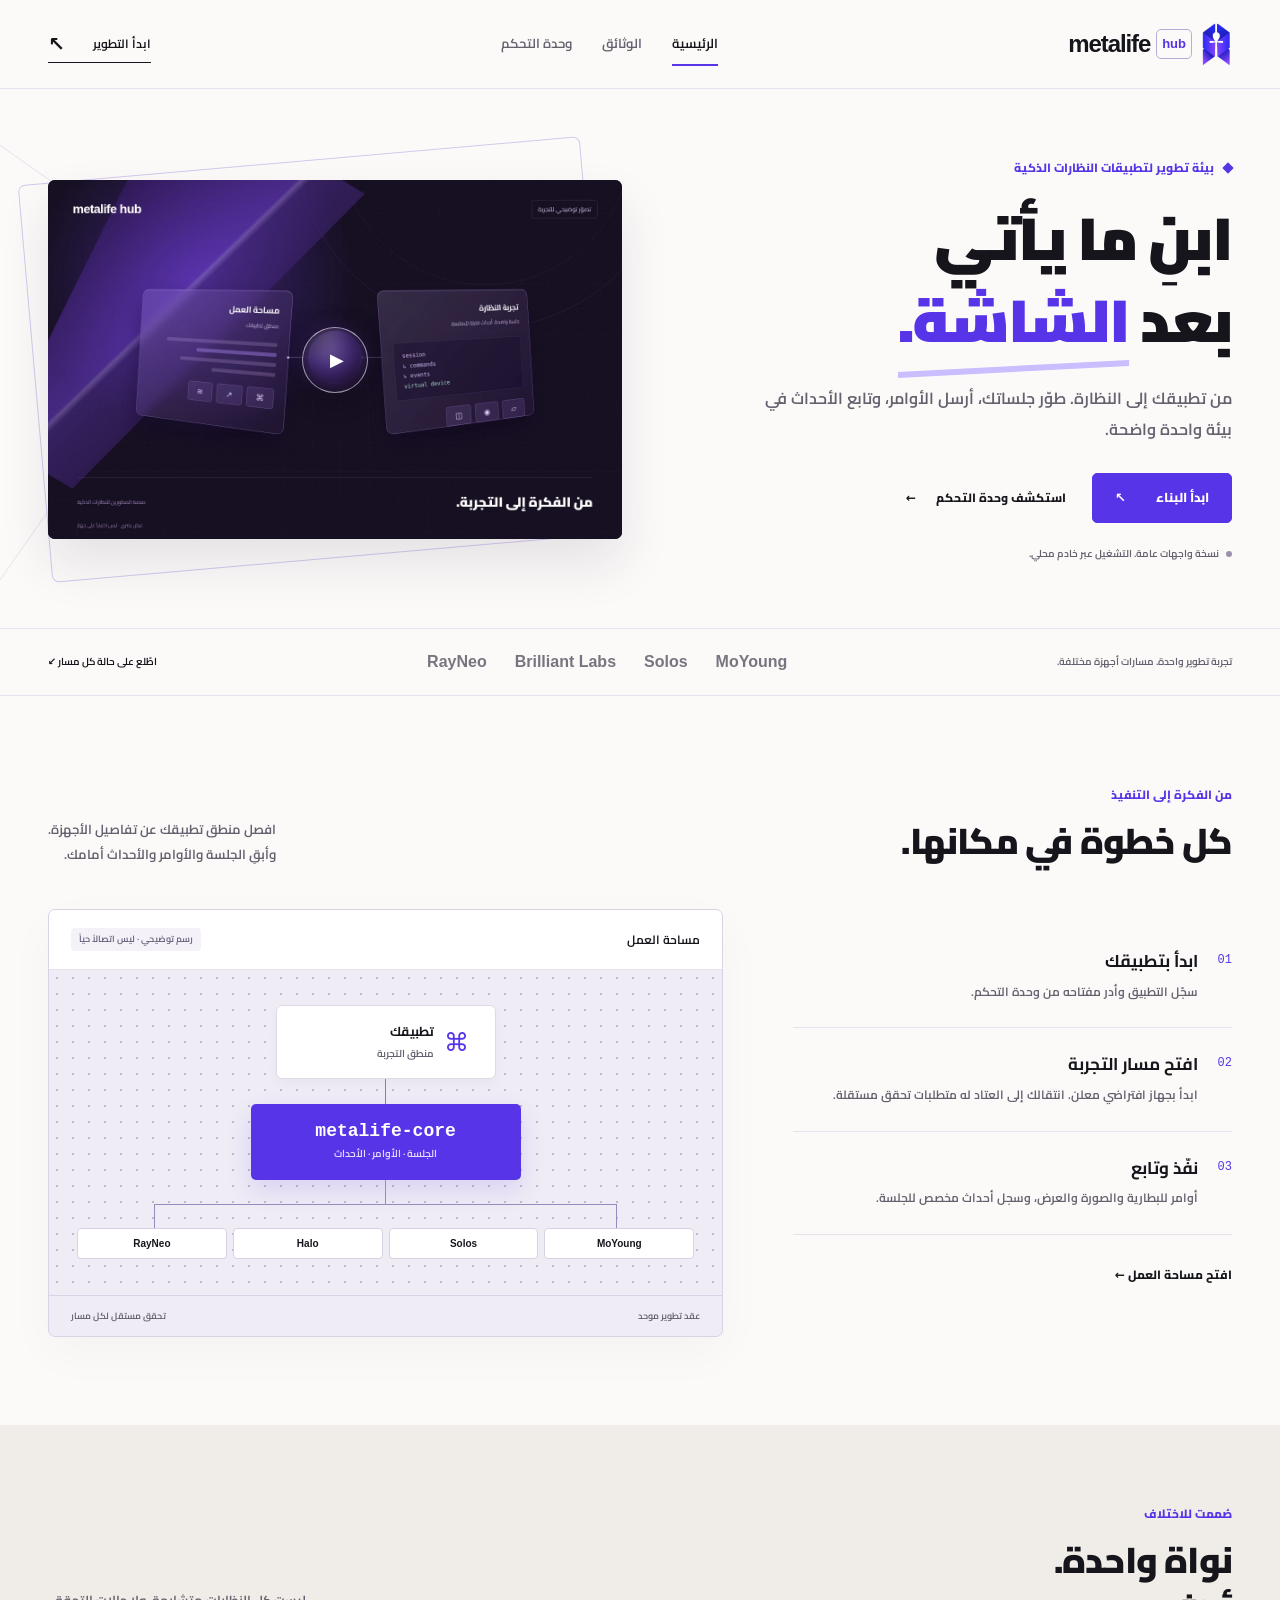
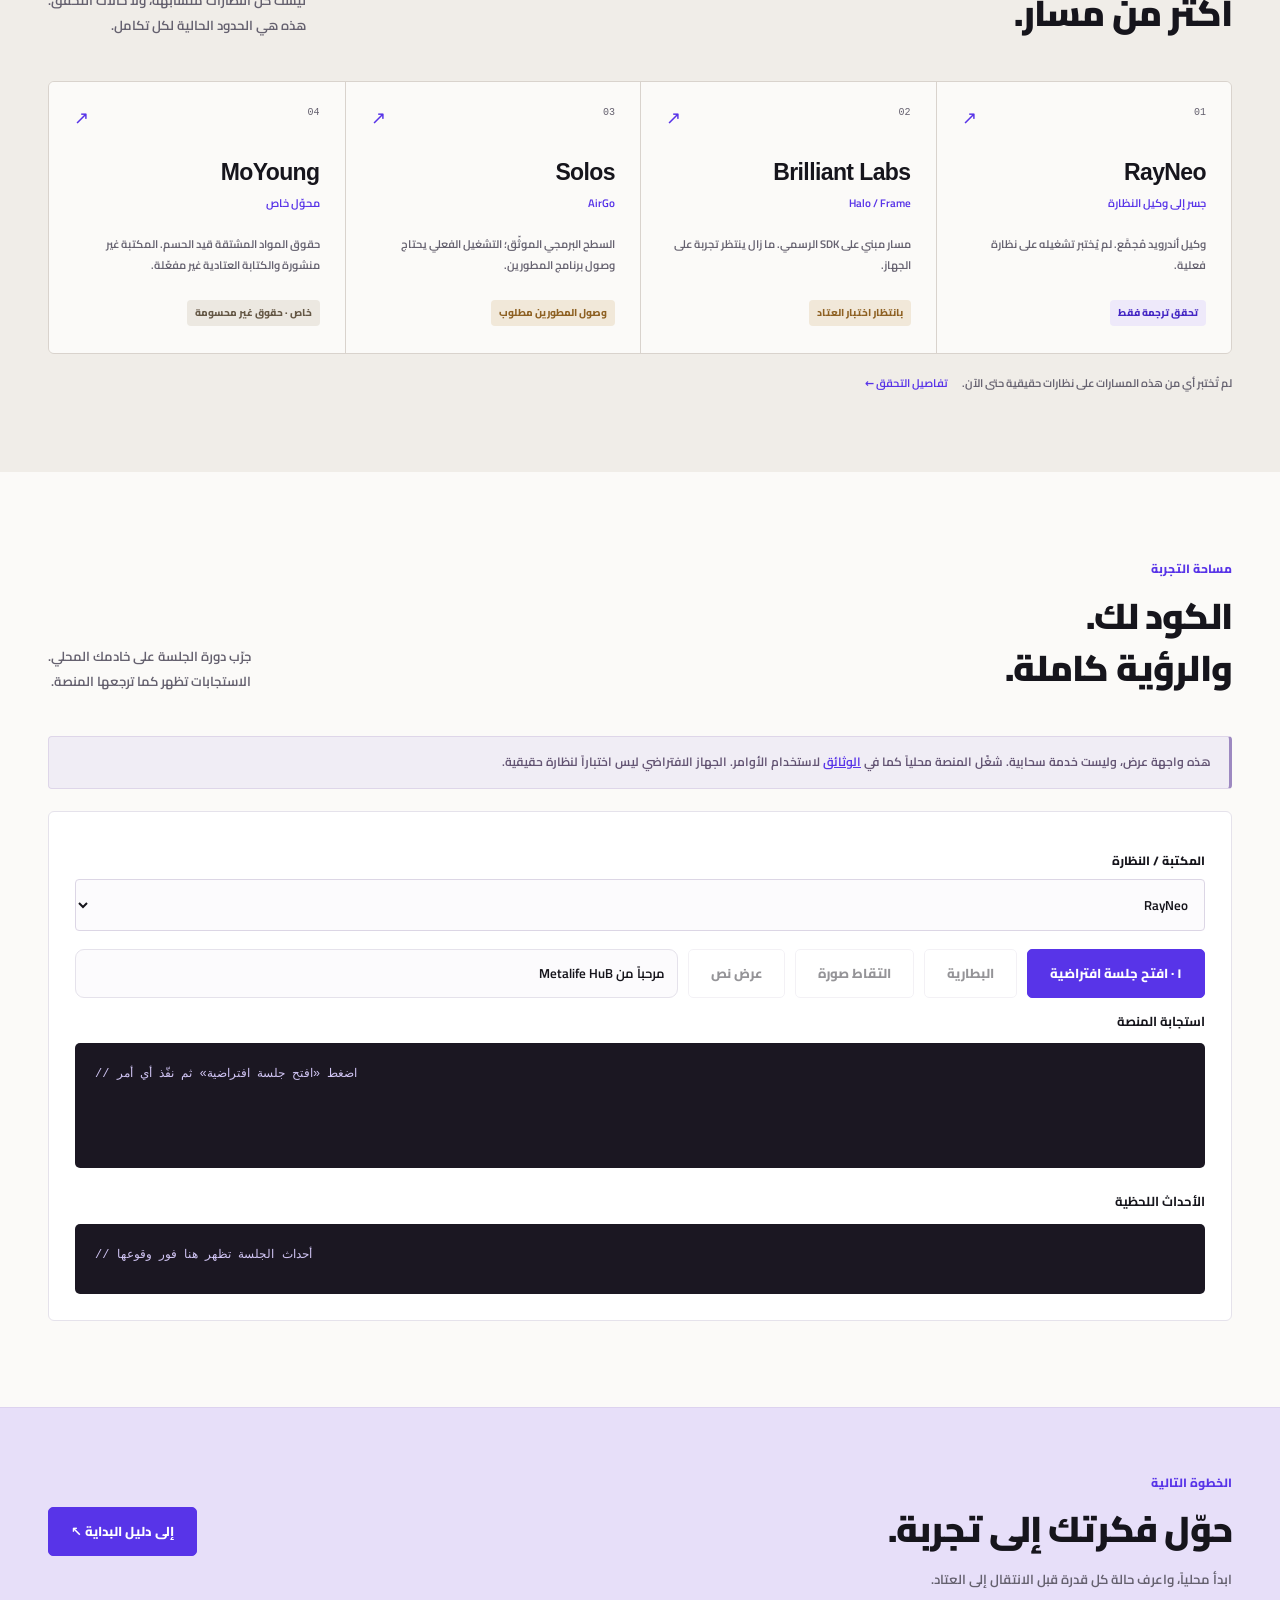
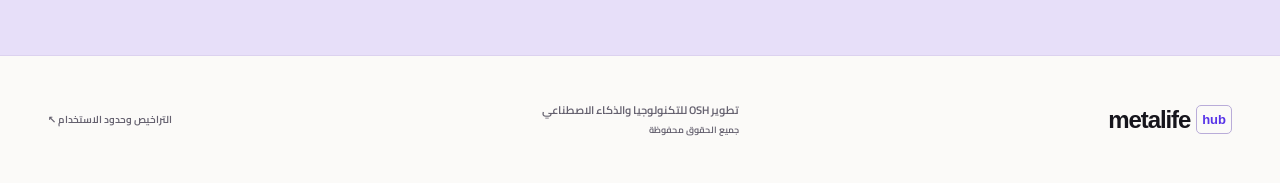
<file: index.html>
<!doctype html><html lang="ar" dir="rtl"><head><meta charset="utf-8">
<meta name="viewport" content="width=device-width,initial-scale=1">
<title>Metalife HuB | بيئة تطوير النظارات الذكية</title>
<link rel="icon" href="assets/favicon.svg"><link rel="stylesheet" href="styles.css"></head><body>
<header><div class="wrap hd"><a class="brand" href="index.html" aria-label="Metalife HuB - الرئيسية"><span class="brand-icon"><img src="assets/metalife-logo.png" alt=""></span><span class="brand-name" dir="ltr">metalife<span>hub</span></span></a><nav aria-label="التنقل الرئيسي"><a href="index.html" class="on" aria-current="page">الرئيسية</a><a href="docs.html">الوثائق</a><a href="console.html">وحدة التحكم</a></nav><a class="nav-cta" href="docs.html#start">ابدأ التطوير <span aria-hidden="true">↖</span></a></div></header><main><section class="hero"><div class="wrap hero-grid"><div class="hero-copy"><div class="eyebrow"><span class="tiny-mark"></span> بيئة تطوير لتطبيقات النظارات الذكية</div><h1>ابنِ ما يأتي<br>بعد <span class="accent-word">الشاشة.</span></h1><p class="sub">من تطبيقك إلى النظارة. طوّر جلساتك، أرسل الأوامر، وتابع الأحداث في بيئة واحدة واضحة.</p><div class="cta"><a class="btn" href="docs.html#start">ابدأ البناء <span>↖</span></a><a class="text-link" href="console.html">استكشف وحدة التحكم <span>←</span></a></div><p class="hero-note"><span class="status-dot"></span> نسخة واجهات عامة. التشغيل عبر خادم محلي.</p></div><div class="film"><div class="film-frame"><video disableRemotePlayback id="explainer" playsinline preload="metadata" poster="[data-uri]" src="assets/explainer.mp4" aria-label="فيديو شرح Metalife HuB"></video><button class="video-play" aria-label="تشغيل فيديو شرح المنصة" onclick="playFilm()"><span>▶</span></button></div></div></div><div class="wrap hero-bottom"><span>تجربة تطوير واحدة. مسارات أجهزة مختلفة.</span><div class="vendor-line" dir="ltr"><span>RayNeo</span><span>Brilliant Labs</span><span>Solos</span><span>MoYoung</span></div><a href="docs.html#compat">اطّلع على حالة كل مسار ↙</a></div></section>
<section class="product-section"><div class="wrap"><div class="section-top"><div><div class="eyebrow">من الفكرة إلى التنفيذ</div><h2>كل خطوة في مكانها.</h2></div><p class="section-intro">افصل منطق تطبيقك عن تفاصيل الأجهزة.<br>وأبقِ الجلسة والأوامر والأحداث أمامك.</p></div><div class="workflow-grid"><div class="workflow-copy"><article><span class="step-number">01</span><div><h3>ابدأ بتطبيقك</h3><p>سجّل التطبيق وأدر مفتاحه من وحدة التحكم.</p></div></article><article><span class="step-number">02</span><div><h3>افتح مسار التجربة</h3><p>ابدأ بجهاز افتراضي معلن. انتقالك إلى العتاد له متطلبات تحقق مستقلة.</p></div></article><article><span class="step-number">03</span><div><h3>نفّذ وتابع</h3><p>أوامر للبطارية والصورة والعرض، وسجل أحداث مخصص للجلسة.</p></div></article><a class="text-link" href="console.html">افتح مساحة العمل ←</a></div><div class="workspace-visual" aria-label="رسم توضيحي لبنية مساحة العمل، وليس اتصالاً حياً"><div class="workspace-title"><span>مساحة العمل</span><span class="small-pill">رسم توضيحي · ليس اتصالاً حياً</span></div><div class="schematic"><div class="schema-app"><span class="schema-icon">⌘</span><strong>تطبيقك</strong><small>منطق التجربة</small></div><div class="connector"></div><div class="schema-core"><span dir="ltr">metalife-core</span><small>الجلسة · الأوامر · الأحداث</small></div><div class="schema-lines"></div><div class="schema-devices"><span>RayNeo</span><span>Halo</span><span>Solos</span><span>MoYoung</span></div></div><div class="workspace-foot"><span>عقد تطوير موحد</span><span>تحقق مستقل لكل مسار</span></div></div></div></div></section>
<section class="paths-section"><div class="wrap"><div class="section-top"><div><div class="eyebrow">صُممت للاختلاف</div><h2>نواة واحدة.<br>أكثر من مسار.</h2></div><p class="section-intro">ليست كل النظارات متشابهة، ولا حالات التحقق.<br>هذه هي الحدود الحالية لكل تكامل.</p></div><div class="device-grid"><article class="device-card"><div class="device-no">01 <span>↗</span></div><h3 dir="ltr">RayNeo</h3><div class="device-sub">جسر إلى وكيل النظارة</div><p>وكيل أندرويد مُجمَّع. لم يُختبر تشغيله على نظارة فعلية.</p><span class="chip impl">تحقق ترجمة فقط</span></article><article class="device-card"><div class="device-no">02 <span>↗</span></div><h3 dir="ltr">Brilliant Labs</h3><div class="device-sub">Halo / Frame</div><p>مسار مبني على SDK الرسمي. ما زال ينتظر تجربة على الجهاز.</p><span class="chip sim">بانتظار اختبار العتاد</span></article><article class="device-card"><div class="device-no">03 <span>↗</span></div><h3 dir="ltr">Solos</h3><div class="device-sub">AirGo</div><p>السطح البرمجي الموثّق؛ التشغيل الفعلي يحتاج وصول برنامج المطورين.</p><span class="chip sim">وصول المطورين مطلوب</span></article><article class="device-card"><div class="device-no">04 <span>↗</span></div><h3 dir="ltr">MoYoung</h3><div class="device-sub">محوّل خاص</div><p>حقوق المواد المشتقة قيد الحسم. المكتبة غير منشورة والكتابة العتادية غير مفعّلة.</p><span class="chip dev">خاص · حقوق غير محسومة</span></article></div><p class="section-note">لم تُختبر أي من هذه المسارات على نظارات حقيقية حتى الآن. <a href="docs.html#compat">تفاصيل التحقق ←</a></p></div></section>
<section id="playground" class="playground-section"><div class="wrap"><div class="section-top"><div><div class="eyebrow">مساحة التجربة</div><h2>الكود لك.<br>والرؤية كاملة.</h2></div><p class="section-intro">جرّب دورة الجلسة على خادمك المحلي.<br>الاستجابات تظهر كما ترجعها المنصة.</p></div><div class="demo-bar on">هذه واجهة عرض، وليست خدمة سحابية. شغّل المنصة محلياً كما في <a href="docs.html#start">الوثائق</a> لاستخدام الأوامر. الجهاز الافتراضي ليس اختباراً لنظارة حقيقية.</div><div class="card">
<div class="field"><label for="pgvendor">المكتبة / النظارة</label><select id="pgvendor"><option value="moyoung" disabled>MoYoung - محوّل خاص (حقوق قيد الحسم)</option><option value="solos">Solos</option><option value="halo">Brilliant Labs Halo</option><option value="rayneo" selected>RayNeo</option></select></div>
<div style="margin:12px 0;display:flex;gap:10px;flex-wrap:wrap">
<button class="btn" onclick="pgStart()">١ · افتح جلسة افتراضية</button>
<button class="btn ghost" onclick="pgCmd('battery')" disabled id="pgb-battery">البطارية</button>
<button class="btn ghost" onclick="pgCmd('photo')" disabled id="pgb-photo">التقاط صورة</button>
<button class="btn ghost" onclick="pgDisplay()" disabled id="pgb-display">عرض نص</button>
<input aria-label="النص المراد عرضه" id="pgtext" value="مرحباً من Metalife HuB" style="flex:1;min-width:180px;padding:10px 12px;border:1px solid var(--line);border-radius:9px;font-family:Cairo">
</div>
<h3>استجابة المنصة</h3>
<div class="out" id="pgout" role="status" aria-live="polite">// اضغط «افتح جلسة افتراضية» ثم نفّذ أي أمر</div>
<h3 style="margin-top:14px">الأحداث اللحظية</h3>
<div class="out" id="pgevents" role="status" aria-live="polite" style="min-height:70px">// أحداث الجلسة تظهر هنا فور وقوعها</div>
</div></div></section><section class="closing-cta"><div class="wrap"><div><div class="eyebrow">الخطوة التالية</div><h2>حوّل فكرتك إلى تجربة.</h2><p>ابدأ محلياً، واعرف حالة كل قدرة قبل الانتقال إلى العتاد.</p></div><a class="btn" href="docs.html#start">إلى دليل البداية ↖</a></div></section></main><footer><div class="wrap footer-inner"><a class="brand-name" href="index.html" dir="ltr">metalife<span>hub</span></a><p>تطوير OSH للتكنولوجيا والذكاء الاصطناعي<br><small>جميع الحقوق محفوظة</small></p><a href="docs.html#licence">التراخيص وحدود الاستخدام ↖</a></div></footer><script>
// keep serialized JSON strictly LTR; isolate Arabic string values so they
// render correctly (RTL internally) without reordering the JSON structure
function mlfBidi(json){
  return json.replace(/"([^"\\]*[\u0600-\u06FF][^"\\]*)"/g, "\u2066\"$1\"\u2069");
}

const PGAPI = "http://localhost:8791"; let PGKEY = "", PGSID = "", PGWS = null;
const pgout = (x) => document.getElementById('pgout').textContent = mlfBidi(typeof x === 'string' ? x : JSON.stringify(x, null, 2));
const pgev = (x) => { const el = document.getElementById('pgevents'); el.textContent = mlfBidi(JSON.stringify(x)) + "\n" + el.textContent; };
async function pgcall(path, method="POST", body=null){
  let r;
  try{ r = await fetch(PGAPI+path, {method, headers:{"Content-Type":"application/json", ...(PGKEY?{"X-Metalife-Key":PGKEY}:{})}, body: body?JSON.stringify(body):null}); }
  catch(e){ throw {detail:"المنصة غير مشغّلة حالياً على هذا الجهاز - شغّلها محلياً كما في الوثائق ثم أعد المحاولة"}; }
  const j = await r.json(); if(!r.ok) throw j; return j;
}
function pgEnable(){ for (const id of ['pgb-battery','pgb-photo','pgb-display']) document.getElementById(id).disabled = false; }
async function pgStart(){ try{
  const reg = await pgcall("/v1/apps","POST", {name:"playground-"+Math.random().toString(36).slice(2,8)});
  PGKEY = reg.api_key;
  const sess = await pgcall("/v1/sessions","POST", {vendor: document.getElementById('pgvendor').value});
  PGSID = sess.session_id; pgout(sess); pgEnable();
  if (PGWS) PGWS.close();
  PGWS = new WebSocket(`ws://localhost:8791/v1/sessions/${PGSID}/events/ws?key=${encodeURIComponent(PGKEY)}`);
  PGWS.onmessage = (m) => pgev(JSON.parse(m.data));
 }catch(e){ pgout(e); } }
async function pgCmd(kind){ try{ pgout(await pgcall(`/v1/sessions/${PGSID}/${kind}`)); }catch(e){ pgout(e); } }
async function pgDisplay(){ try{ pgout(await pgcall(`/v1/sessions/${PGSID}/display`,"POST", {text: document.getElementById('pgtext').value})); }catch(e){ pgout(e); } }
</script>
<script>if(!/^(localhost|127\.0\.0\.1)$/.test(location.hostname)){document.querySelectorAll('.demo-bar').forEach(e=>e.classList.add('on'));}</script>
<script>
function playFilm(){const v=document.getElementById('explainer'); v.controls=true; v.play().then(()=>document.querySelector('.video-play').hidden=true).catch(()=>{v.controls=true});}
document.getElementById('explainer').addEventListener('ended',()=>{document.querySelector('.video-play').hidden=false;document.getElementById('explainer').controls=false;});
</script></body></html>
</file>
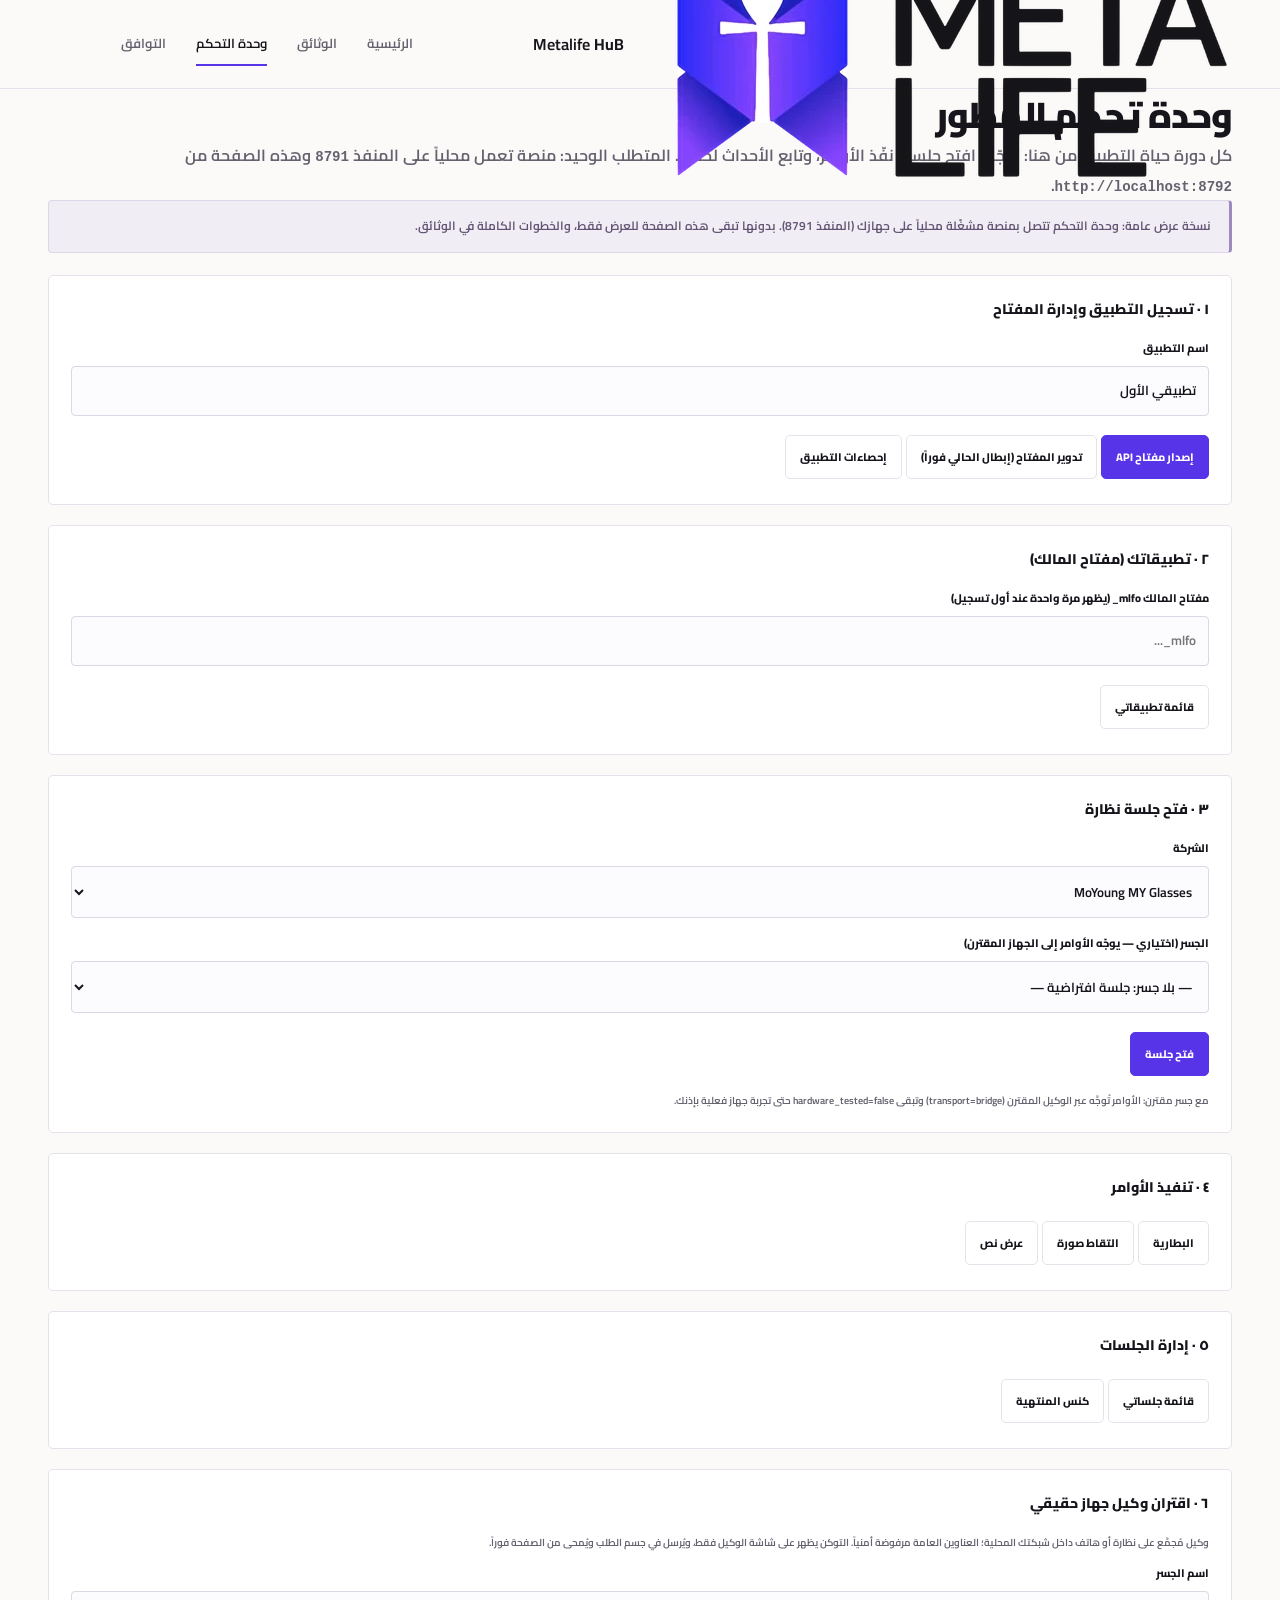
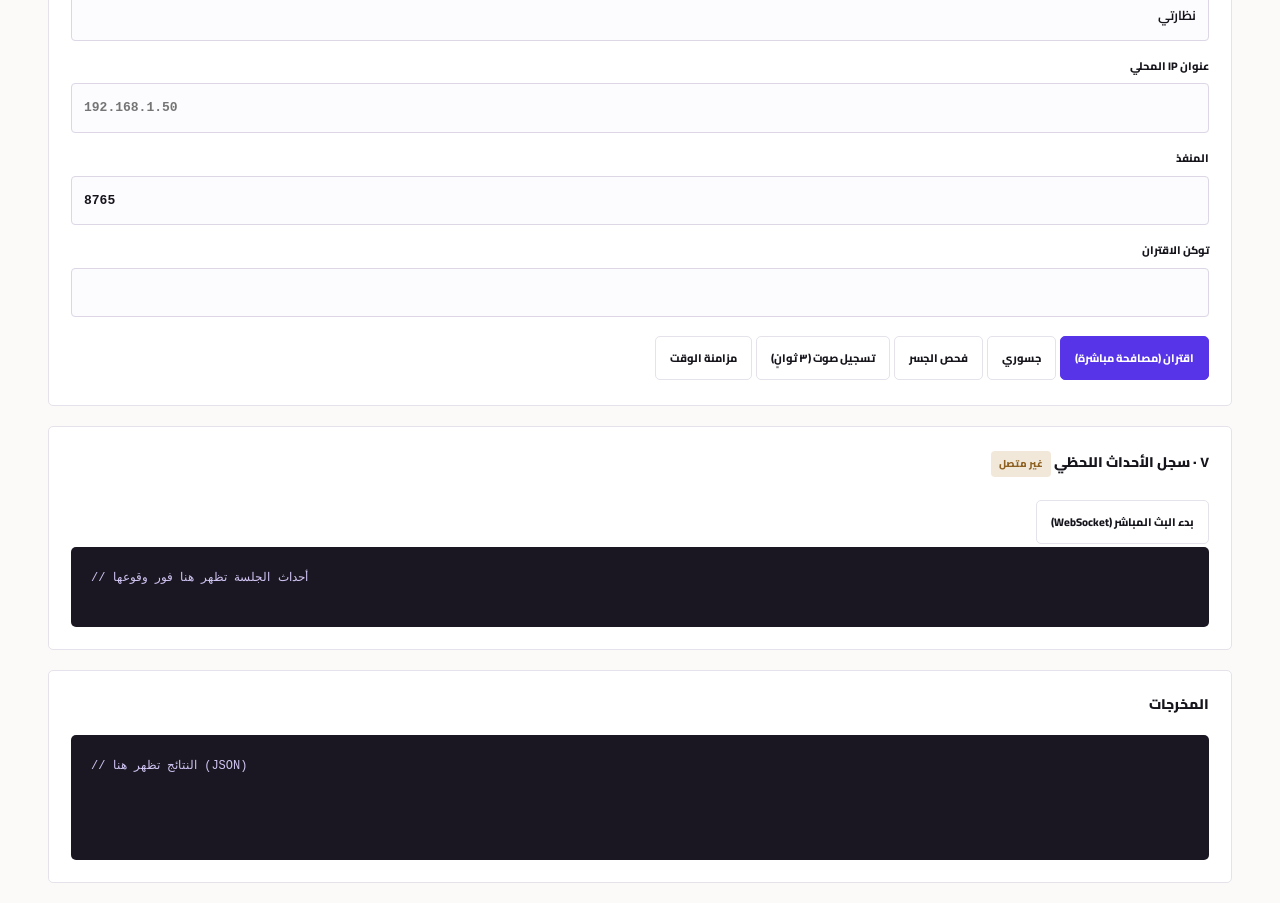
<file: 10-console.html>
<!doctype html><html lang="ar" dir="rtl"><head><meta charset="utf-8">
<meta name="viewport" content="width=device-width,initial-scale=1">
<title>وحدة التحكم — Metalife HuB</title>
<link rel="icon" href="assets/favicon.svg"><link rel="stylesheet" href="styles.css"></head><body>
<header><div class="wrap hd"><img src="assets/metalife-logo.png" alt="Metalife">
<span class="wordmark">Metalife <b>HuB</b></span>
<nav><a href="index.html">الرئيسية</a><a href="docs.html">الوثائق</a><a href="console.html" class="on">وحدة التحكم</a><a href="docs.html#compat">التوافق</a></nav></div></header>
<div class="wrap"><section>
<h2>وحدة تحكم المطور</h2>
<p class="lead">كل دورة حياة التطبيق من هنا: سجّل، افتح جلسة، نفّذ الأوامر، وتابع الأحداث لحظياً. المتطلب الوحيد: منصة تعمل محلياً على المنفذ <code class="ltr">8791</code> وهذه الصفحة من <code class="ltr">http://localhost:8792</code>.</p>

<div class="demo-bar">نسخة عرض عامة: وحدة التحكم تتصل بمنصة مشغّلة محلياً على جهازك (المنفذ 8791). بدونها تبقى هذه الصفحة للعرض فقط، والخطوات الكاملة في الوثائق.</div>
<div class="step"><h3>١ · تسجيل التطبيق وإدارة المفتاح</h3>
<div class="field"><label>اسم التطبيق</label><input id="appname" value="تطبيقي الأول"></div>
<button class="btn" onclick="registerApp()">إصدار مفتاح API</button>
<button class="btn ghost" onclick="rotateKey()">تدوير المفتاح (إبطال الحالي فوراً)</button>
<button class="btn ghost" onclick="appStats()">إحصاءات التطبيق</button></div>

<div class="step"><h3>٢ · تطبيقاتك (مفتاح المالك)</h3>
<div class="field"><label>مفتاح المالك mlfo_ (يظهر مرة واحدة عند أول تسجيل)</label>
<input id="ownerkey" type="password" autocomplete="off" placeholder="mlfo_..."></div>
<button class="btn ghost" onclick="listMyApps()">قائمة تطبيقاتي</button>
<div id="apps"></div></div>

<div class="step"><h3>٣ · فتح جلسة نظارة</h3>
<div class="field"><label>الشركة</label><select id="vendor">
<option value="moyoung">MoYoung MY Glasses</option><option value="solos">Solos AirGo V2</option>
<option value="halo">Brilliant Labs Halo</option><option value="rayneo">RayNeo X2</option></select></div>
<div class="field"><label>الجسر (اختياري — يوجّه الأوامر إلى الجهاز المقترن)</label>
<select id="sessbridge"><option value="">— بلا جسر: جلسة افتراضية —</option></select></div>
<button class="btn" onclick="openSession()">فتح جلسة</button>
<div class="hint">مع جسر مقترن: الأوامر تُوجَّه عبر الوكيل المقترن (transport=bridge) وتبقى hardware_tested=false حتى تجربة جهاز فعلية بإذنك.</div></div>

<div class="step"><h3>٤ · تنفيذ الأوامر</h3>
<button class="btn ghost" onclick="cmd('battery')">البطارية</button>
<button class="btn ghost" onclick="cmd('photo')">التقاط صورة</button>
<button class="btn ghost" onclick="cmdDisplay()">عرض نص</button></div>

<div class="step"><h3>٥ · إدارة الجلسات</h3>
<button class="btn ghost" onclick="listSessions()">قائمة جلساتي</button>
<button class="btn ghost" onclick="sweepSessions()">كنس المنتهية</button></div>

<div class="step"><h3>٦ · اقتران وكيل جهاز حقيقي</h3>
<p class="lead" style="margin-bottom:10px">وكيل مُجمَّع على نظارة أو هاتف داخل شبكتك المحلية؛ العناوين العامة مرفوضة أمنياً. التوكن يظهر على شاشة الوكيل فقط، ويُرسل في جسم الطلب ويُمحى من الصفحة فوراً.</p>
<div class="field"><label>اسم الجسر</label><input id="brname" value="نظارتي"></div>
<div class="field"><label>عنوان IP المحلي</label><input id="brhost" class="ltr" placeholder="192.168.1.50" dir="ltr"></div>
<div class="field"><label>المنفذ</label><input id="brport" class="ltr" value="8765" dir="ltr"></div>
<div class="field"><label>توكن الاقتران</label><input id="brtoken" type="password" class="ltr" dir="ltr" autocomplete="off"></div>
<button class="btn" onclick="pairBridge()">اقتران (مصافحة مباشرة)</button>
<button class="btn ghost" onclick="listBridges()">جسوري</button>
<button class="btn ghost" onclick="bridgePing()">فحص الجسر</button>
<button class="btn ghost" onclick="bridgeRecord()">تسجيل صوت (٣ ثوانٍ)</button>
<button class="btn ghost" onclick="bridgeSync()">مزامنة الوقت</button></div>

<div class="step"><h3>٧ · سجل الأحداث اللحظي <span id="wsstate" class="chip sim">غير متصل</span></h3>
<button class="btn ghost" onclick="streamEvents()">بدء البث المباشر (WebSocket)</button>
<div class="out" id="events" style="min-height:80px">// أحداث الجلسة تظهر هنا فور وقوعها</div></div>

<div class="step"><h3>المخرجات</h3><div class="out" id="out">// النتائج تظهر هنا (JSON)</div></div>
</section></div>
<script>
// keep serialized JSON strictly LTR; isolate Arabic string values so they
// render correctly (RTL internally) without reordering the JSON structure
function mlfBidi(json){
  return json.replace(/"([^"\\]*[\u0600-\u06FF][^"\\]*)"/g, "\u2066\"$1\"\u2069");
}

const API = "http://localhost:8791"; let KEY = "", SID = "", WS = null;
const out = (x) => document.getElementById('out').textContent =
  mlfBidi(typeof x === 'string' ? x : JSON.stringify(x, null, 2));
const evlog = (x) => { const el = document.getElementById('events');
  el.textContent = mlfBidi(JSON.stringify(x)) + "\n" + el.textContent; };
async function call(path, method="POST", body=null){
  let r;
  try{
    r = await fetch(API+path, {method, headers:{"Content-Type":"application/json",
      ...(KEY?{"X-Metalife-Key":KEY}:{})}, body: body?JSON.stringify(body):null});
  }catch(e){ throw {detail:"تعذّر الوصول إلى المنصة: "+(e && e.message || String(e))}; }
  const j = await r.json(); if(!r.ok) throw j; return j;
}
async function registerApp(){ try{
  const ok = document.getElementById('ownerkey').value;
  const body = {name: document.getElementById('appname').value};
  if (ok) body.owner_key = ok;
  const j = await call("/v1/apps","POST", body); KEY = j.api_key; out(j);
  if (j.owner_key) document.getElementById('ownerkey').value = j.owner_key;
 }catch(e){ out({خطأ:e.detail||e.message||String(e), ملاحظة:"شغّل المنصة أولاً واعرض الصفحة من localhost:8792"}); } }
async function rotateKey(){ try{ const j = await call("/v1/apps/rotate-key");
  KEY = j.api_key; out(j); }catch(e){ out(e); } }
async function appStats(){ try{ out(await call("/v1/apps/me","GET")); }catch(e){ out(e); } }
async function openSession(){ try{ const b = document.getElementById('sessbridge').value;
  const body = {vendor: document.getElementById('vendor').value};
  if (b) body.bridge_id = b;
  const j = await call("/v1/sessions","POST", body); SID = j.session_id; out(j);
 }catch(e){ out(e); } }
async function cmd(kind){ try{ out(await call(`/v1/sessions/${SID}/${kind}`)); }catch(e){ out(e); } }
async function cmdDisplay(){ try{ out(await call(`/v1/sessions/${SID}/display`,"POST",
  {text:"مرحباً من Metalife HuB"})); }catch(e){ out(e); } }
async function listSessions(){ try{ out(await call("/v1/sessions","GET")); }catch(e){ out(e); } }
async function sweepSessions(){ try{ out(await call("/v1/sessions/sweep")); }catch(e){ out(e); } }
let BID = "";
async function pairBridge(){
  const token = document.getElementById('brtoken').value;
  document.getElementById('brtoken').value = "";  // secret leaves the page immediately
  try{
    const j = await call("/v1/bridges","POST", {
      name: document.getElementById('brname').value,
      host: document.getElementById('brhost').value,
      port: parseInt(document.getElementById('brport').value),
      token: token});
    BID = j.bridge_id;
    out(j);
  }catch(e){ out(e); } }
async function listMyApps(){ try{
  const r = await fetch(API+"/v1/owner/apps", {headers:
    {"X-Metalife-Owner": document.getElementById('ownerkey').value}});
  const j = await r.json(); if(!r.ok) throw j; out(j);
  const box = document.getElementById('apps'); box.innerHTML = '';
  for (const a of (j.apps||[])) {
    const row = document.createElement('div');
    row.textContent = `${a.name} (${a.app_id}) ${a.revoked?'— مُبطل':''} `;
    if (!a.revoked) {
      const b = document.createElement('button');
      b.className = 'btn ghost'; b.textContent = 'إبطال';
      b.onclick = () => revokeApp(a.app_id);
      row.appendChild(b);
    }
    box.appendChild(row);
  }
}catch(e){ out({خطأ:e.detail||e.message||String(e)}); } }
async function revokeApp(appId){ try{
  const r = await fetch(API+`/v1/owner/apps/${appId}/revoke`, {method:"POST",
    headers:{"X-Metalife-Owner": document.getElementById('ownerkey').value}});
  const j = await r.json(); if(!r.ok) throw j; out(j); listMyApps();
}catch(e){ out({خطأ:e.detail||e.message||String(e)}); } }
async function listBridges(){ try{
  const j = await call("/v1/bridges","GET"); out(j);
  const sel = document.getElementById('sessbridge');
  sel.innerHTML = '<option value="">— بلا جسر: جلسة افتراضية —</option>';
  for (const b of (j.bridges||[])) {
    const o = document.createElement('option');
    o.value = b.bridge_id;
    o.textContent = `${b.name} (${b.host}:${b.port} · ${b.agent})`;
    sel.appendChild(o);
  }
}catch(e){ out(e); } }
async function bridgePing(){ try{ out(await call(`/v1/bridges/${BID}/call/ping`)); }catch(e){ out(e); } }
async function bridgeRecord(){ try{ out(await call(`/v1/bridges/${BID}/call/record_audio`,
  "POST", {duration_ms: 3000})); }catch(e){ out(e); } }
async function bridgeSync(){ try{ out(await call(`/v1/bridges/${BID}/call/sync_time`,
  "POST", {timestamp: Math.floor(Date.now()/1000)})); }catch(e){ out(e); } }
function streamEvents(){
  if (WS) { WS.close(); WS = null; }
  if (!SID || !KEY) { evlog({خطأ:"افتح جلسة أولاً"}); return; }
  WS = new WebSocket(`ws://localhost:8791/v1/sessions/${SID}/events/ws?key=${encodeURIComponent(KEY)}`);
  WS.onopen = () => document.getElementById('wsstate').textContent = "متصل";
  WS.onclose = () => document.getElementById('wsstate').textContent = "غير متصل";
  WS.onmessage = (m) => evlog(JSON.parse(m.data));
}
try{ if(!/^(localhost|127\.0\.0\.1)$/.test(location.hostname)) document.querySelectorAll('.demo-bar').forEach(e=>e.classList.add('on')); }catch(e){}
</script>
</body></html>
</file>
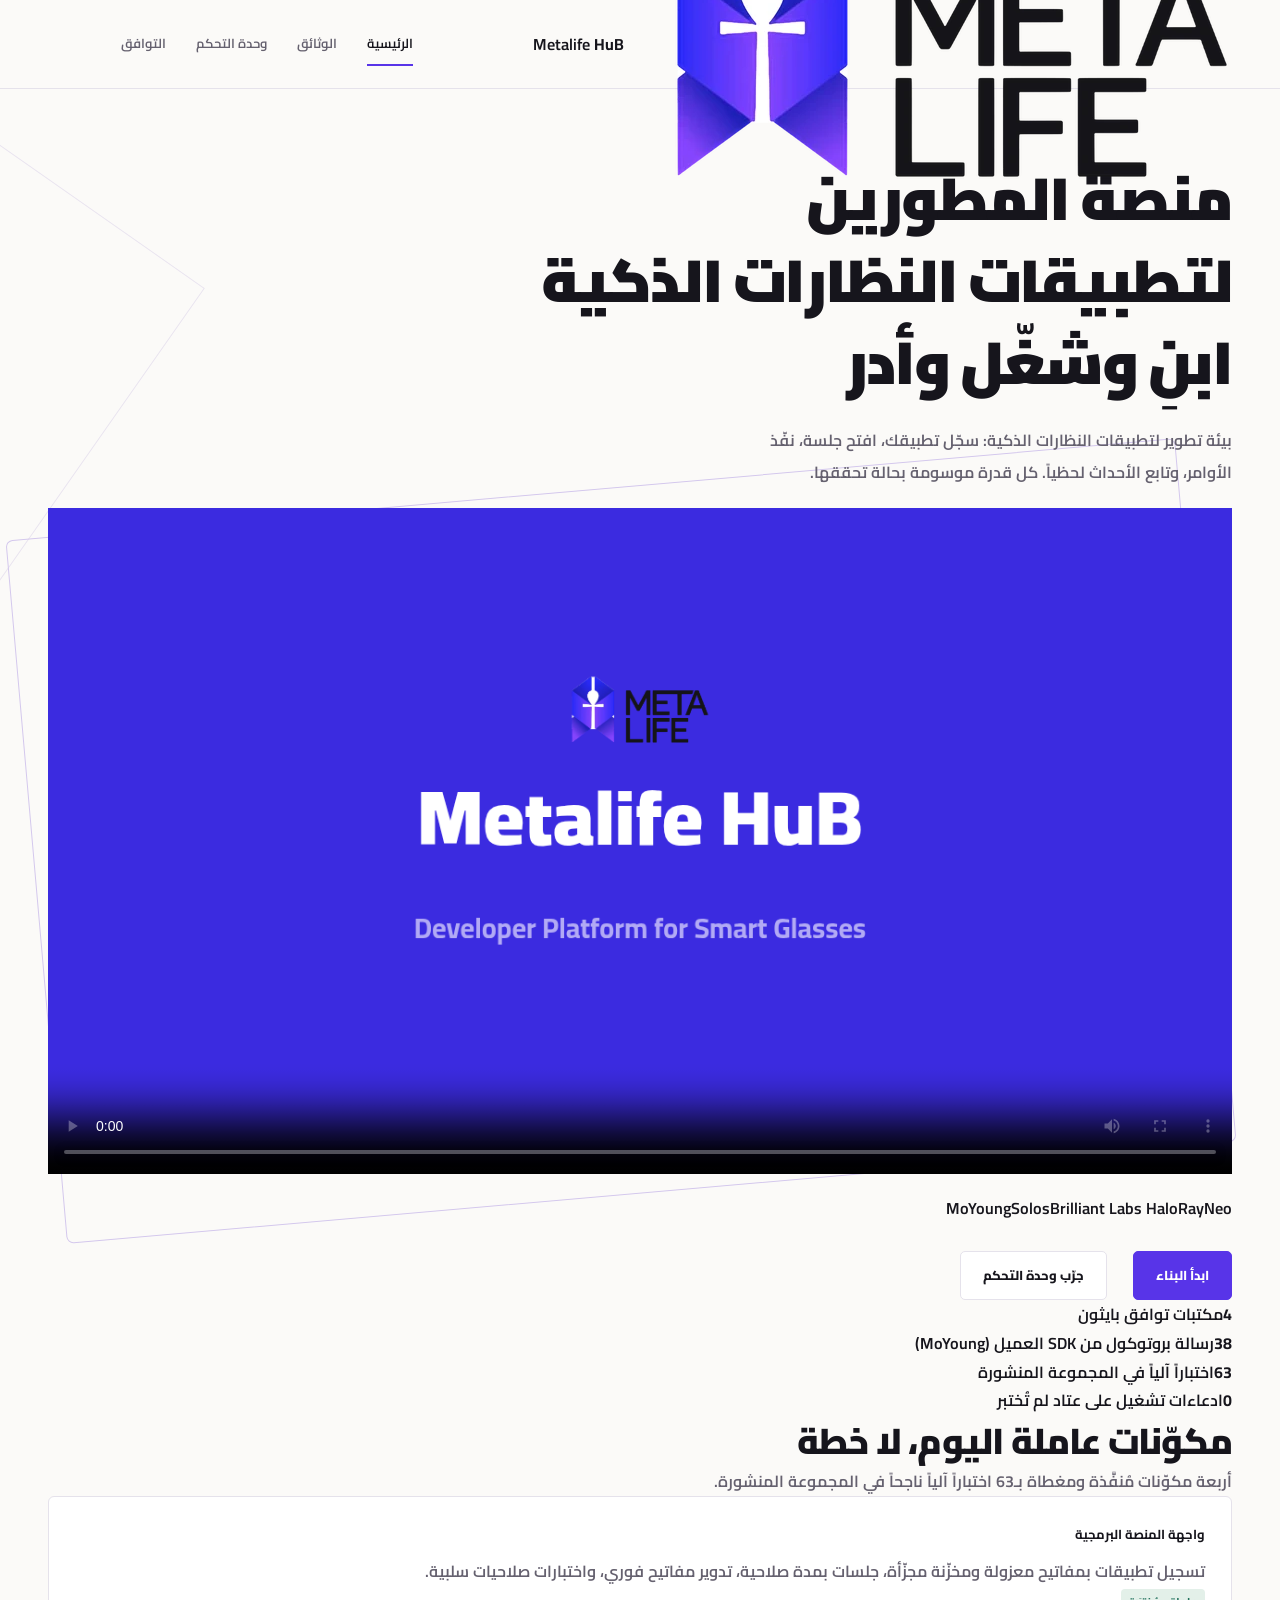
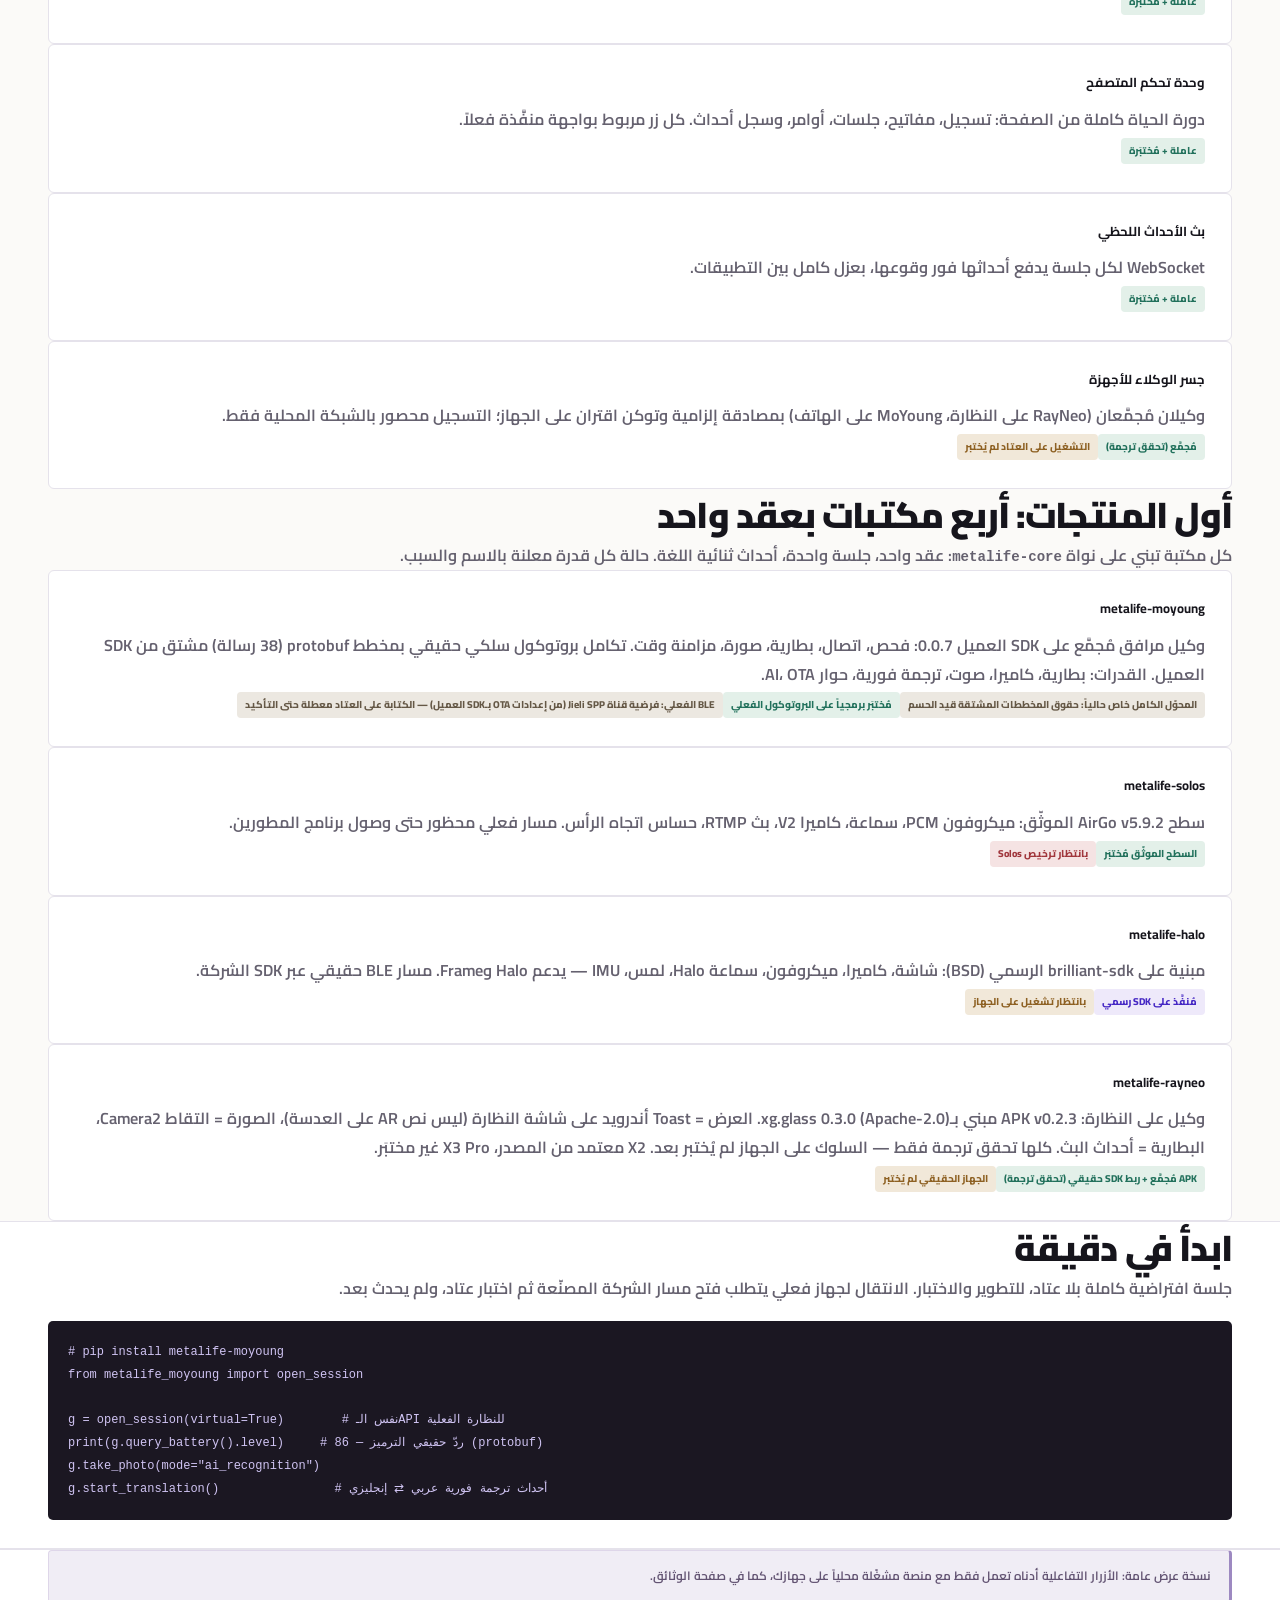
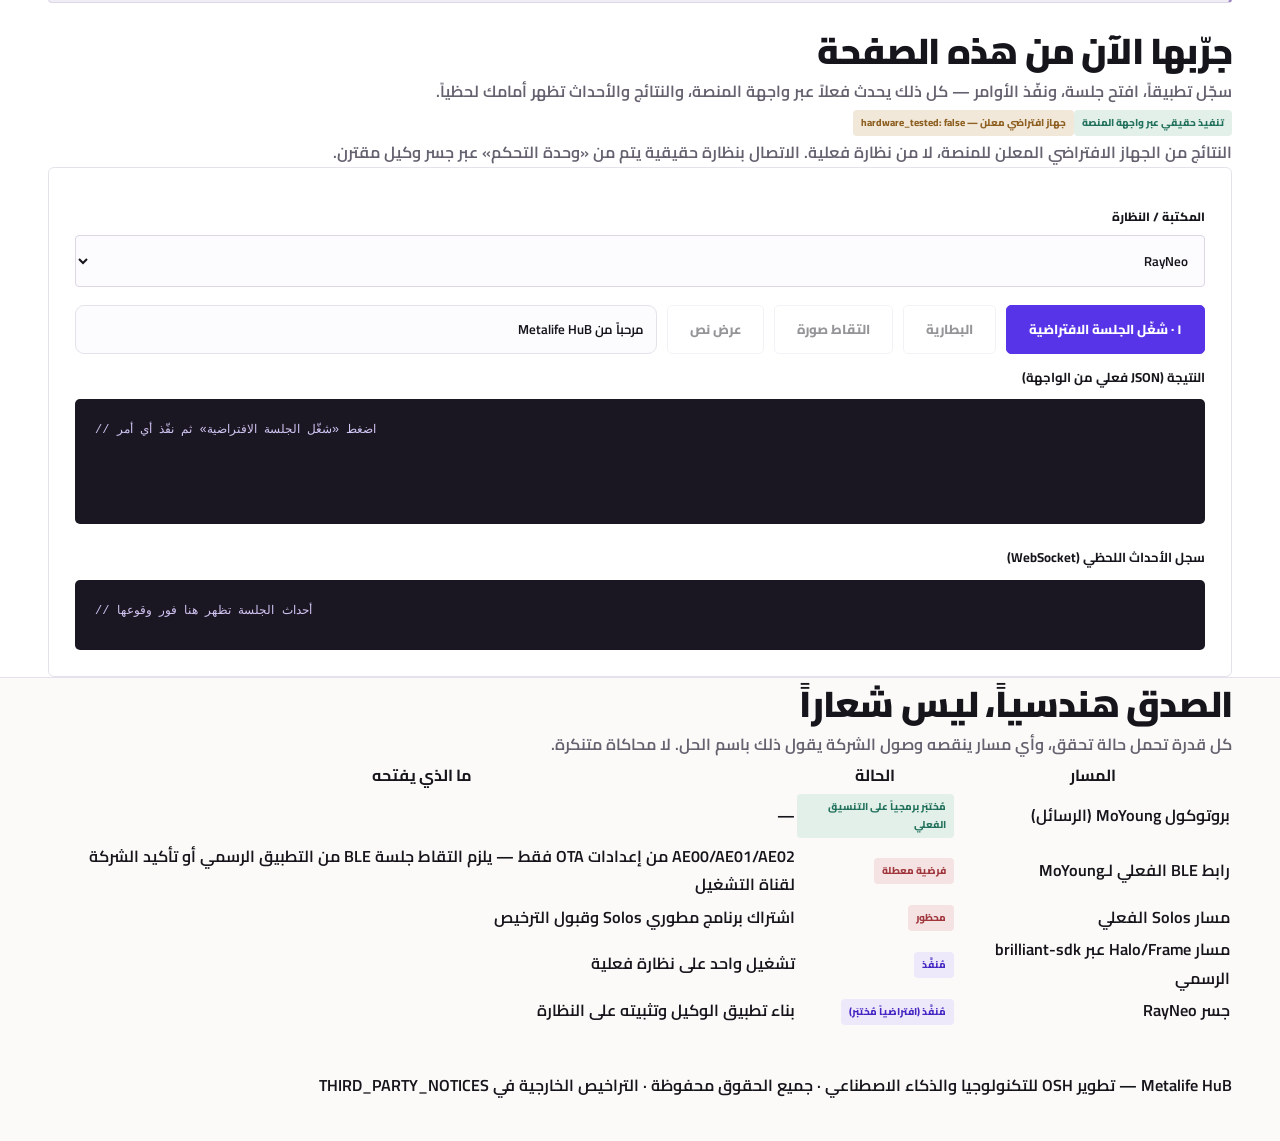
<file: 7-index.html>
<!doctype html><html lang="ar" dir="rtl"><head><meta charset="utf-8">
<meta name="viewport" content="width=device-width,initial-scale=1">
<title>Metalife HuB — منصة المطورين للنظارات الذكية</title>
<link rel="icon" href="assets/favicon.svg"><link rel="stylesheet" href="styles.css"></head><body>
<header><div class="wrap hd">
<img src="assets/metalife-logo.png" alt="Metalife">
<span class="wordmark">Metalife <b>HuB</b></span>
<nav><a href="index.html" class="on">الرئيسية</a><a href="docs.html">الوثائق</a><a href="console.html">وحدة التحكم</a><a href="docs.html#compat">التوافق</a></nav>
</div></header>

<section class="hero"><div class="wrap">
<div class="hero-a"><h1><span>منصة المطورين</span><br>لتطبيقات النظارات الذكية<br><span>ابنِ وشغّل وأدر</span></h1>
<p class="sub">بيئة تطوير لتطبيقات النظارات الذكية: سجّل تطبيقك، افتح جلسة، نفّذ الأوامر، وتابع الأحداث لحظياً. كل قدرة موسومة بحالة تحققها.</p>
</div>
<div class="film"><video controls playsinline preload="metadata" poster="assets/explainer-poster.png" src="assets/explainer.mp4" aria-label="فيديو شرح المنصة"></video></div>
<div class="hero-b">
<div class="vendors"><span>MoYoung</span><span>Solos</span><span>Brilliant Labs Halo</span><span>RayNeo</span></div>
<div class="cta"><a class="btn" href="docs.html">ابدأ البناء</a><a class="btn ghost" href="console.html">جرّب وحدة التحكم</a></div>
<div class="stats">
<div class="stat"><b>4</b><span>مكتبات توافق بايثون</span></div>
<div class="stat"><b>38</b><span>رسالة بروتوكول من SDK العميل (MoYoung)</span></div>
<div class="stat"><b>63</b><span>اختباراً آلياً في المجموعة المنشورة</span></div>
<div class="stat"><b>0</b><span>ادعاءات تشغيل على عتاد لم تُختبر</span></div>
</div></div></div></section>

<section><div class="wrap">
<h2>مكوّنات عاملة اليوم، لا خطة</h2>
<p class="lead">أربعة مكوّنات مُنفَّذة ومغطاة بـ63 اختباراً آلياً ناجحاً في المجموعة المنشورة.</p>
<div class="grid g4">
<div class="card"><h3>واجهة المنصة البرمجية</h3><p>تسجيل تطبيقات بمفاتيح معزولة ومخزّنة مجزّأة، جلسات بمدة صلاحية، تدوير مفاتيح فوري، واختبارات صلاحيات سلبية.</p><span class="chip ok">عاملة + مُختبَرة</span></div>
<div class="card"><h3>وحدة تحكم المتصفح</h3><p>دورة الحياة كاملة من الصفحة: تسجيل، مفاتيح، جلسات، أوامر، وسجل أحداث. كل زر مربوط بواجهة منفَّذة فعلاً.</p><span class="chip ok">عاملة + مُختبَرة</span></div>
<div class="card"><h3>بث الأحداث اللحظي</h3><p>WebSocket لكل جلسة يدفع أحداثها فور وقوعها، بعزل كامل بين التطبيقات.</p><span class="chip ok">عاملة + مُختبَرة</span></div>
<div class="card"><h3>جسر الوكلاء للأجهزة</h3><p>وكيلان مُجمَّعان (RayNeo على النظارة، MoYoung على الهاتف) بمصادقة إلزامية وتوكن اقتران على الجهاز؛ التسجيل محصور بالشبكة المحلية فقط.</p><span class="chip ok">مُجمَّع (تحقق ترجمة)</span><span class="chip sim">التشغيل على العتاد لم يُختبر</span></div>
</div></div></section>

<section><div class="wrap">
<h2>أول المنتجات: أربع مكتبات بعقد واحد</h2>
<p class="lead">كل مكتبة تبني على نواة <code class="ltr">metalife-core</code>: عقد واحد، جلسة واحدة، أحداث ثنائية اللغة. حالة كل قدرة معلنة بالاسم والسبب.</p>
<div class="grid g4">
<div class="card"><h3>metalife-moyoung</h3><p>وكيل مرافق مُجمَّع على SDK العميل 0.0.7: فحص، اتصال، بطارية، صورة، مزامنة وقت. تكامل بروتوكول سلكي حقيقي بمخطط protobuf (38 رسالة) مشتق من SDK العميل. القدرات: بطارية، كاميرا، صوت، ترجمة فورية، حوار AI، OTA.</p><span class="chip dev">المحوّل الكامل خاص حالياً: حقوق المخططات المشتقة قيد الحسم</span><span class="chip ok">مُختبَر برمجياً على البروتوكول الفعلي</span><span class="chip dev">BLE الفعلي: فرضية قناة Jieli SPP (من إعدادات OTA بـSDK العميل) — الكتابة على العتاد معطلة حتى التأكيد</span></div>
<div class="card"><h3>metalife-solos</h3><p>سطح AirGo v5.9.2 الموثّق: ميكروفون PCM، سماعة، كاميرا V2، بث RTMP، حساس اتجاه الرأس. مسار فعلي محظور حتى وصول برنامج المطورين.</p><span class="chip ok">السطح الموثّق مُختبَر</span><span class="chip block">بانتظار ترخيص Solos</span></div>
<div class="card"><h3>metalife-halo</h3><p>مبنية على brilliant-sdk الرسمي (BSD): شاشة، كاميرا، ميكروفون، سماعة Halo، لمس، IMU — يدعم Halo وFrame. مسار BLE حقيقي عبر SDK الشركة.</p><span class="chip impl">مُنفَّذ على SDK رسمي</span><span class="chip sim">بانتظار تشغيل على الجهاز</span></div>
<div class="card"><h3>metalife-rayneo</h3><p>وكيل على النظارة: APK v0.2.3 مبني بـxg.glass 0.3.0 (Apache-2.0). العرض = Toast أندرويد على شاشة النظارة (ليس نص AR على العدسة)، الصورة = التقاط Camera2، البطارية = أحداث البث. كلها تحقق ترجمة فقط — السلوك على الجهاز لم يُختبر بعد. X2 معتمد من المصدر، X3 Pro غير مختبَر.</p><span class="chip ok">APK مُجمَّع + ربط SDK حقيقي (تحقق ترجمة)</span><span class="chip sim">الجهاز الحقيقي لم يُختبر</span></div>
</div></div></section>

<section style="background:#fff;border-block:1px solid var(--line)"><div class="wrap">
<h2>ابدأ في دقيقة</h2>
<p class="lead">جلسة افتراضية كاملة بلا عتاد، للتطوير والاختبار. الانتقال لجهاز فعلي يتطلب فتح مسار الشركة المصنّعة ثم اختبار عتاد، ولم يحدث بعد.</p>
<pre><span class="c"># pip install metalife-moyoung</span>
<span class="k">from</span> metalife_moyoung <span class="k">import</span> open_session

g = open_session(virtual=<span class="k">True</span>)        <span class="c"># نفس الـAPI للنظارة الفعلية</span>
<span class="k">print</span>(g.query_battery().level)     <span class="c"># 86 — ردّ حقيقي الترميز (protobuf)</span>
g.take_photo(mode=<span class="s">"ai_recognition"</span>)
g.start_translation()                <span class="c"># أحداث ترجمة فورية عربي ⇄ إنجليزي</span></pre>
</div></section>



<section id="playground" style="background:#fff;border-block:1px solid var(--line)"><div class="wrap">
<div class="demo-bar">نسخة عرض عامة: الأزرار التفاعلية أدناه تعمل فقط مع منصة مشغّلة محلياً على جهازك، كما في صفحة الوثائق.</div>
<h2>جرّبها الآن من هذه الصفحة</h2>
<p class="lead">سجّل تطبيقاً، افتح جلسة، ونفّذ الأوامر — كل ذلك يحدث فعلاً عبر واجهة المنصة، والنتائج والأحداث تظهر أمامك لحظياً.</p>
<p><span class="chip ok">تنفيذ حقيقي عبر واجهة المنصة</span><span class="chip sim">جهاز افتراضي معلن — hardware_tested: false</span></p>
<p class="lead">النتائج من الجهاز الافتراضي المعلن للمنصة، لا من نظارة فعلية. الاتصال بنظارة حقيقية يتم من «وحدة التحكم» عبر جسر وكيل مقترن.</p>
<div class="card">
<div class="field"><label>المكتبة / النظارة</label>
<select id="pgvendor"><option value="moyoung" disabled>MoYoung — محوّل خاص (حقوق قيد الحسم)</option><option value="solos">Solos</option><option value="halo">Brilliant Labs Halo</option><option value="rayneo" selected>RayNeo</option></select></div>
<div style="margin:12px 0;display:flex;gap:10px;flex-wrap:wrap">
<button class="btn" onclick="pgStart()">١ · شغّل الجلسة الافتراضية</button>
<button class="btn ghost" onclick="pgCmd('battery')" disabled id="pgb-battery">البطارية</button>
<button class="btn ghost" onclick="pgCmd('photo')" disabled id="pgb-photo">التقاط صورة</button>
<button class="btn ghost" onclick="pgDisplay()" disabled id="pgb-display">عرض نص</button>
<input id="pgtext" value="مرحباً من Metalife HuB" style="flex:1;min-width:180px;padding:10px 12px;border:1px solid var(--line);border-radius:9px;font-family:Cairo">
</div>
<h3>النتيجة (JSON فعلي من الواجهة)</h3>
<div class="out" id="pgout">// اضغط «شغّل الجلسة الافتراضية» ثم نفّذ أي أمر</div>
<h3 style="margin-top:14px">سجل الأحداث اللحظي (WebSocket)</h3>
<div class="out" id="pgevents" style="min-height:70px">// أحداث الجلسة تظهر هنا فور وقوعها</div>
</div></div></section>
<section><div class="wrap">
<h2>الصدق هندسياً، ليس شعاراً</h2>
<p class="lead">كل قدرة تحمل حالة تحقق، وأي مسار ينقصه وصول الشركة يقول ذلك باسم الحل. لا محاكاة متنكرة.</p>
<table><tr><th>المسار</th><th>الحالة</th><th>ما الذي يفتحه</th></tr>
<tr><td>بروتوكول MoYoung (الرسائل)</td><td><span class="chip ok">مُختبَر برمجياً على التنسيق الفعلي</span></td><td>—</td></tr>
<tr><td>رابط BLE الفعلي لـMoYoung</td><td><span class="chip block">فرضية معطلة</span></td><td>AE00/AE01/AE02 من إعدادات OTA فقط — يلزم التقاط جلسة BLE من التطبيق الرسمي أو تأكيد الشركة لقناة التشغيل</td></tr>
<tr><td>مسار Solos الفعلي</td><td><span class="chip block">محظور</span></td><td>اشتراك برنامج مطوري Solos وقبول الترخيص</td></tr>
<tr><td>مسار Halo/Frame عبر brilliant-sdk الرسمي</td><td><span class="chip impl">مُنفَّذ</span></td><td>تشغيل واحد على نظارة فعلية</td></tr>
<tr><td>جسر RayNeo</td><td><span class="chip impl">مُنفَّذ (افتراضياً مُختبَر)</span></td><td>بناء تطبيق الوكيل وتثبيته على النظارة</td></tr>
</table></div></section>

<footer><div class="wrap">Metalife HuB — تطوير OSH للتكنولوجيا والذكاء الاصطناعي · جميع الحقوق محفوظة · التراخيص الخارجية في THIRD_PARTY_NOTICES</div></footer>
<script>
// keep serialized JSON strictly LTR; isolate Arabic string values so they
// render correctly (RTL internally) without reordering the JSON structure
function mlfBidi(json){
  return json.replace(/"([^"\\]*[\u0600-\u06FF][^"\\]*)"/g, "\u2066\"$1\"\u2069");
}

const PGAPI = "http://localhost:8791"; let PGKEY = "", PGSID = "", PGWS = null;
const pgout = (x) => document.getElementById('pgout').textContent = mlfBidi(typeof x === 'string' ? x : JSON.stringify(x, null, 2));
const pgev = (x) => { const el = document.getElementById('pgevents'); el.textContent = mlfBidi(JSON.stringify(x)) + "\n" + el.textContent; };
async function pgcall(path, method="POST", body=null){
  let r;
  try{ r = await fetch(PGAPI+path, {method, headers:{"Content-Type":"application/json", ...(PGKEY?{"X-Metalife-Key":PGKEY}:{})}, body: body?JSON.stringify(body):null}); }
  catch(e){ throw {detail:"المنصة غير مشغّلة حالياً على هذا الجهاز — شغّلها محلياً كما في الوثائق ثم أعد المحاولة"}; }
  const j = await r.json(); if(!r.ok) throw j; return j;
}
function pgEnable(){ for (const id of ['pgb-battery','pgb-photo','pgb-display']) document.getElementById(id).disabled = false; }
async function pgStart(){ try{
  const reg = await pgcall("/v1/apps","POST", {name:"playground-"+Math.random().toString(36).slice(2,8)});
  PGKEY = reg.api_key;
  const sess = await pgcall("/v1/sessions","POST", {vendor: document.getElementById('pgvendor').value});
  PGSID = sess.session_id; pgout(sess); pgEnable();
  if (PGWS) PGWS.close();
  PGWS = new WebSocket(`ws://localhost:8791/v1/sessions/${PGSID}/events/ws?key=${encodeURIComponent(PGKEY)}`);
  PGWS.onmessage = (m) => pgev(JSON.parse(m.data));
 }catch(e){ pgout(e); } }
async function pgCmd(kind){ try{ pgout(await pgcall(`/v1/sessions/${PGSID}/${kind}`)); }catch(e){ pgout(e); } }
async function pgDisplay(){ try{ pgout(await pgcall(`/v1/sessions/${PGSID}/display`,"POST", {text: document.getElementById('pgtext').value})); }catch(e){ pgout(e); } }
</script>
<script>if(!/^(localhost|127\.0\.0\.1)$/.test(location.hostname)){document.querySelectorAll('.demo-bar').forEach(e=>e.classList.add('on'));}</script>
</body></html>
</file>
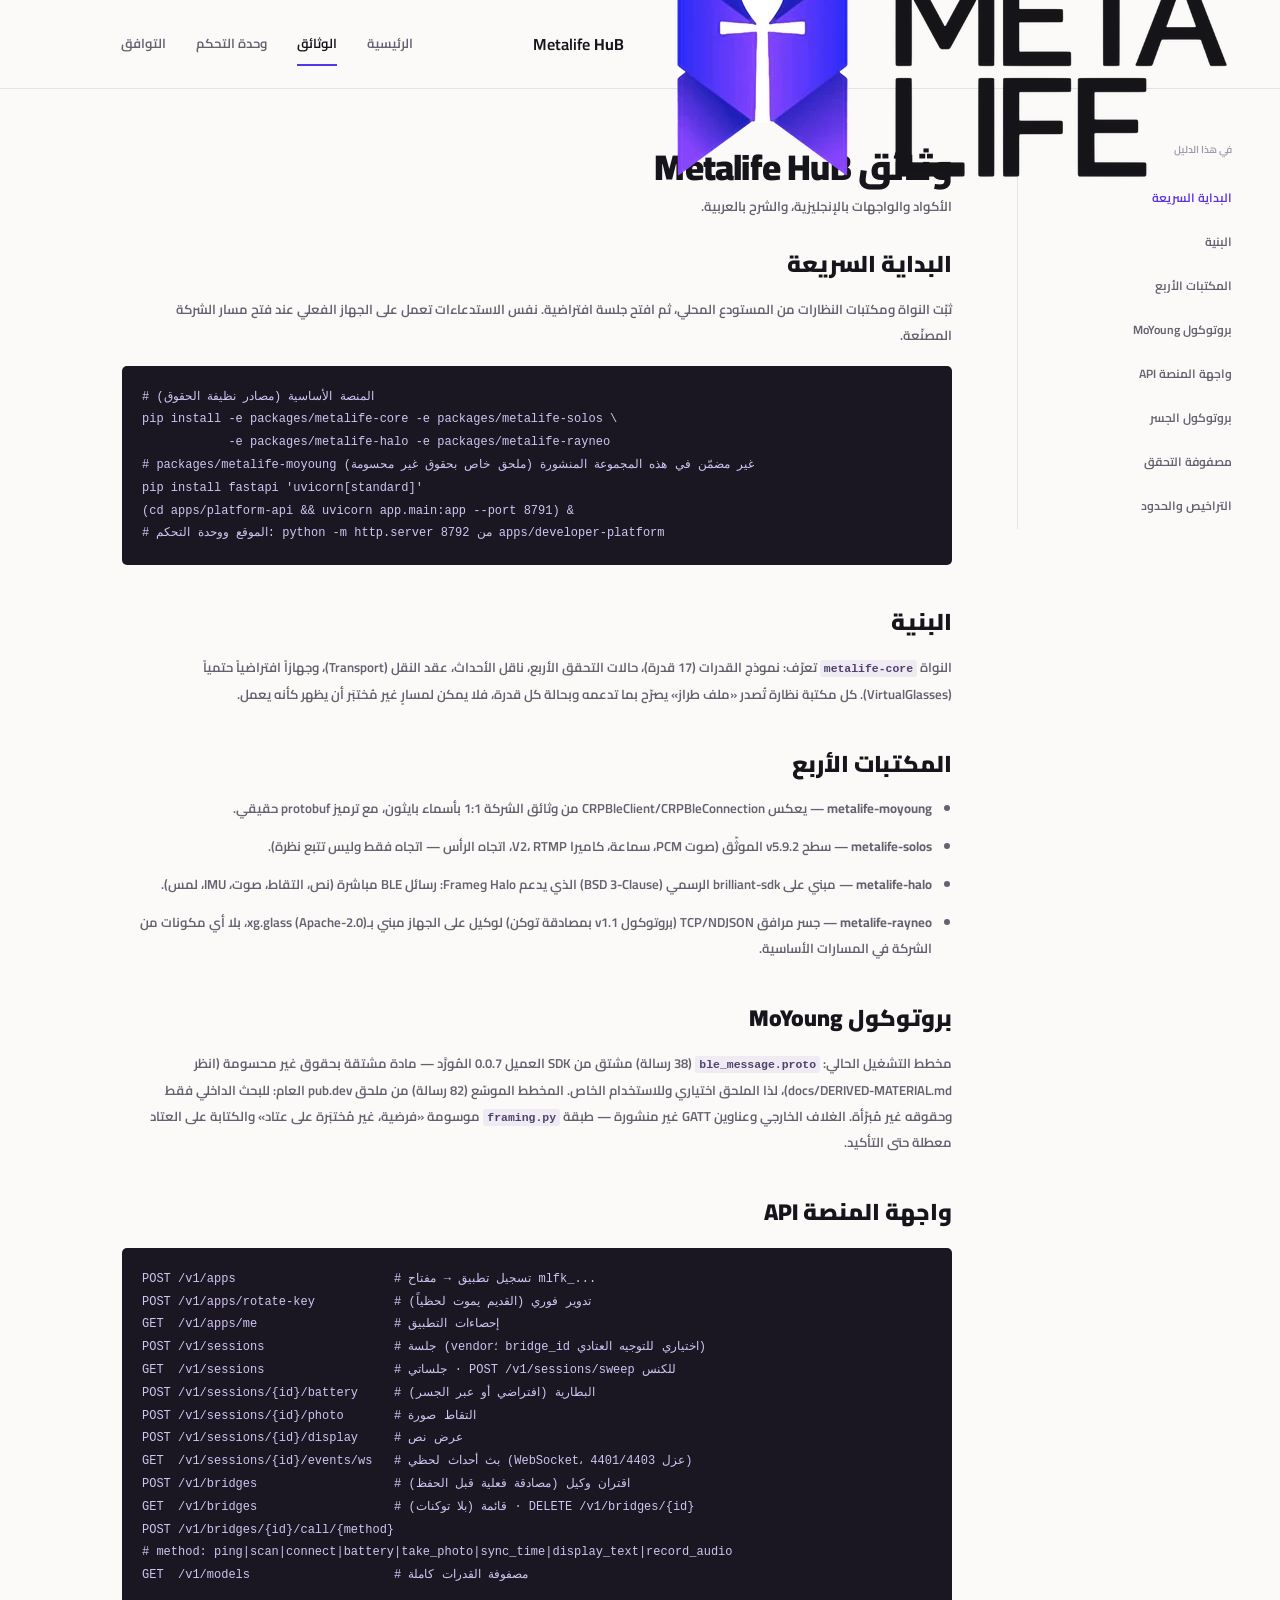
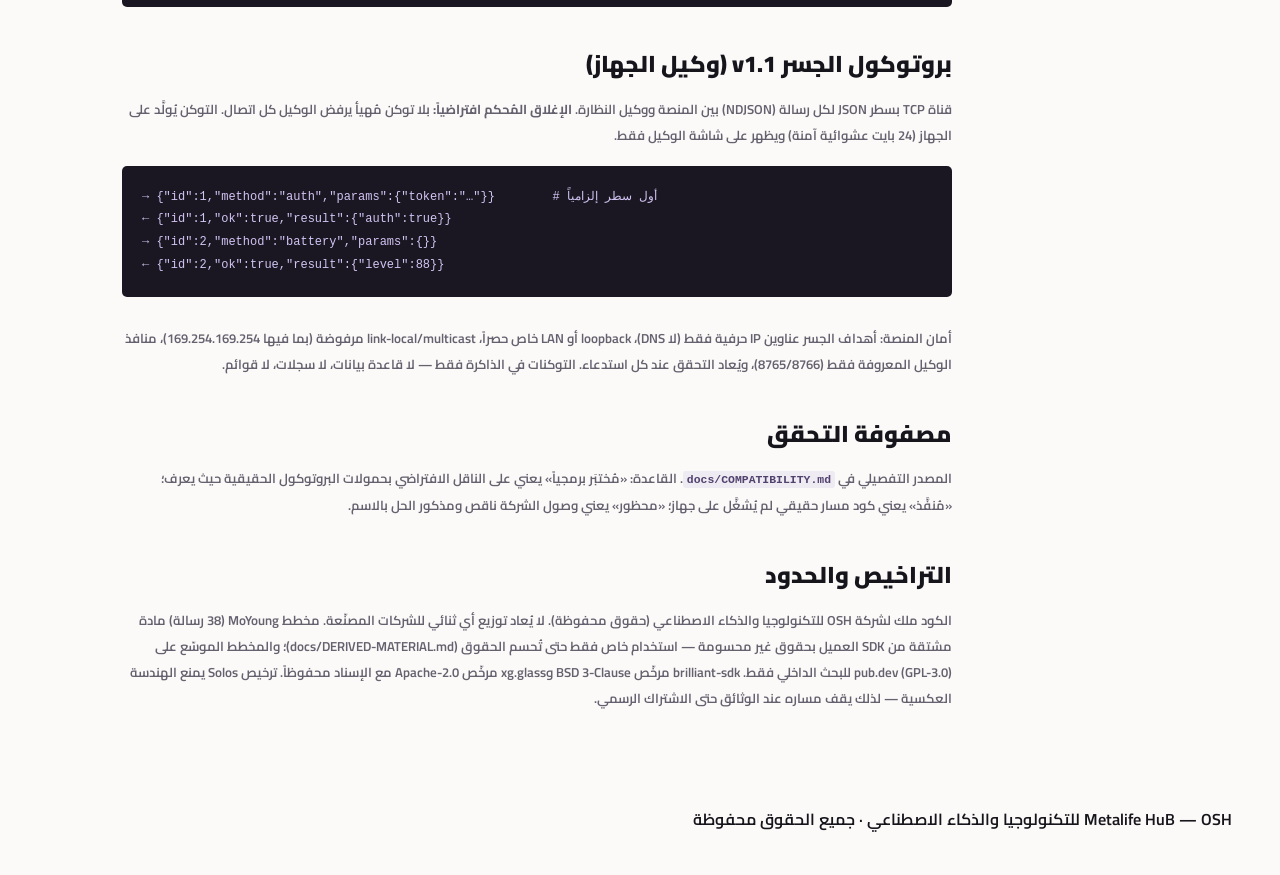
<file: 9-docs.html>
<!doctype html><html lang="ar" dir="rtl"><head><meta charset="utf-8">
<meta name="viewport" content="width=device-width,initial-scale=1">
<title>الوثائق — Metalife HuB</title>
<link rel="icon" href="assets/favicon.svg"><link rel="stylesheet" href="styles.css"></head><body>
<header><div class="wrap hd"><img src="assets/metalife-logo.png" alt="Metalife">
<span class="wordmark">Metalife <b>HuB</b></span>
<nav><a href="index.html">الرئيسية</a><a href="docs.html" class="on">الوثائق</a><a href="console.html">وحدة التحكم</a><a href="docs.html#compat">التوافق</a></nav></div></header>
<div class="wrap docs">
<aside class="side">
<a href="#start" class="on">البداية السريعة</a><a href="#arch">البنية</a><a href="#libs">المكتبات الأربع</a>
<a href="#moyoung">بروتوكول MoYoung</a><a href="#api">واجهة المنصة API</a><a href="#bridge">بروتوكول الجسر</a><a href="#compat">مصفوفة التحقق</a><a href="#licence">التراخيص والحدود</a>
</aside>
<main class="doc">
<h2>وثائق Metalife HuB</h2>
<p class="lead">الأكواد والواجهات بالإنجليزية، والشرح بالعربية.</p>

<h3 id="start">البداية السريعة</h3>
<p>ثبّت النواة ومكتبات النظارات من المستودع المحلي، ثم افتح جلسة افتراضية. نفس الاستدعاءات تعمل على الجهاز الفعلي عند فتح مسار الشركة المصنّعة.</p>
<pre># المنصة الأساسية (مصادر نظيفة الحقوق)
pip install -e packages/metalife-core -e packages/metalife-solos \
            -e packages/metalife-halo -e packages/metalife-rayneo
# packages/metalife-moyoung غير مضمّن في هذه المجموعة المنشورة (ملحق خاص بحقوق غير محسومة)
pip install fastapi 'uvicorn[standard]'
(cd apps/platform-api && uvicorn app.main:app --port 8791) &
# الموقع ووحدة التحكم: python -m http.server 8792 من apps/developer-platform</pre>

<h3 id="arch">البنية</h3>
<p>النواة <code>metalife-core</code> تعرّف: نموذج القدرات (17 قدرة)، حالات التحقق الأربع، ناقل الأحداث، عقد النقل (Transport)، وجهازاً افتراضياً حتمياً (VirtualGlasses). كل مكتبة نظارة تُصدر «ملف طراز» يصرّح بما تدعمه وبحالة كل قدرة، فلا يمكن لمسارٍ غير مُختبَر أن يظهر كأنه يعمل.</p>

<h3 id="libs">المكتبات الأربع</h3>
<ul>
<li><b>metalife-moyoung</b> — يعكس CRPBleClient/CRPBleConnection من وثائق الشركة 1:1 بأسماء بايثون، مع ترميز protobuf حقيقي.</li>
<li><b>metalife-solos</b> — سطح v5.9.2 الموثّق (صوت PCM، سماعة، كاميرا V2، RTMP، اتجاه الرأس — اتجاه فقط وليس تتبع نظرة).</li>
<li><b>metalife-halo</b> — مبني على brilliant-sdk الرسمي (BSD 3-Clause) الذي يدعم Halo وFrame: رسائل BLE مباشرة (نص، التقاط، صوت، IMU، لمس).</li>
<li><b>metalife-rayneo</b> — جسر مرافق TCP/NDJSON (بروتوكول v1.1 بمصادقة توكن) لوكيل على الجهاز مبني بـxg.glass (Apache-2.0)، بلا أي مكونات من الشركة في المسارات الأساسية.</li>
</ul>

<h3 id="moyoung">بروتوكول MoYoung</h3>
<p>مخطط التشغيل الحالي: <code>ble_message.proto</code> (38 رسالة) مشتق من SDK العميل 0.0.7 المُورَّد — مادة مشتقة بحقوق غير محسومة (انظر docs/DERIVED-MATERIAL.md)، لذا الملحق اختياري وللاستخدام الخاص. المخطط الموسّع (82 رسالة) من ملحق pub.dev العام: للبحث الداخلي فقط وحقوقه غير مُبرّأة. الغلاف الخارجي وعناوين GATT غير منشورة — طبقة <code>framing.py</code> موسومة «فرضية، غير مُختبَرة على عتاد» والكتابة على العتاد معطلة حتى التأكيد.</p>

<h3 id="api">واجهة المنصة API</h3>
<pre>POST /v1/apps                      # تسجيل تطبيق → مفتاح mlfk_...
POST /v1/apps/rotate-key           # تدوير فوري (القديم يموت لحظياً)
GET  /v1/apps/me                   # إحصاءات التطبيق
POST /v1/sessions                  # جلسة (vendor؛ bridge_id اختياري للتوجيه العتادي)
GET  /v1/sessions                  # جلساتي · POST /v1/sessions/sweep للكنس
POST /v1/sessions/{id}/battery     # البطارية (افتراضي أو عبر الجسر)
POST /v1/sessions/{id}/photo       # التقاط صورة
POST /v1/sessions/{id}/display     # عرض نص
GET  /v1/sessions/{id}/events/ws   # بث أحداث لحظي (WebSocket، عزل 4401/4403)
POST /v1/bridges                   # اقتران وكيل (مصادقة فعلية قبل الحفظ)
GET  /v1/bridges                   # قائمة (بلا توكنات) · DELETE /v1/bridges/{id}
POST /v1/bridges/{id}/call/{method}
# method: ping|scan|connect|battery|take_photo|sync_time|display_text|record_audio
GET  /v1/models                    # مصفوفة القدرات كاملة</pre>

<h3 id="bridge">بروتوكول الجسر v1.1 (وكيل الجهاز)</h3>
<p>قناة TCP بسطر JSON لكل رسالة (NDJSON) بين المنصة ووكيل النظارة. <b>الإغلاق المُحكم افتراضياً:</b> بلا توكن مُهيأ يرفض الوكيل كل اتصال. التوكن يُولَّد على الجهاز (24 بايت عشوائية آمنة) ويظهر على شاشة الوكيل فقط.</p>
<pre>→ {"id":1,"method":"auth","params":{"token":"…"}}        # أول سطر إلزامياً
← {"id":1,"ok":true,"result":{"auth":true}}
→ {"id":2,"method":"battery","params":{}}
← {"id":2,"ok":true,"result":{"level":88}}</pre>
<p>أمان المنصة: أهداف الجسر عناوين IP حرفية فقط (لا DNS)، loopback أو LAN خاص حصراً، link-local/multicast مرفوضة (بما فيها 169.254.169.254)، منافذ الوكيل المعروفة فقط (8765/8766)، ويُعاد التحقق عند كل استدعاء. التوكنات في الذاكرة فقط — لا قاعدة بيانات، لا سجلات، لا قوائم.</p>

<h3 id="compat">مصفوفة التحقق</h3>
<p>المصدر التفصيلي في <code>docs/COMPATIBILITY.md</code>. القاعدة: «مُختبَر برمجياً» يعني على الناقل الافتراضي بحمولات البروتوكول الحقيقية حيث يعرف؛ «مُنفَّذ» يعني كود مسار حقيقي لم يُشغَّل على جهاز؛ «محظور» يعني وصول الشركة ناقص ومذكور الحل بالاسم.</p>

<h3 id="licence">التراخيص والحدود</h3>
<p>الكود ملك لشركة OSH للتكنولوجيا والذكاء الاصطناعي (حقوق محفوظة). لا يُعاد توزيع أي ثنائي للشركات المصنّعة. مخطط MoYoung (38 رسالة) مادة مشتقة من SDK العميل بحقوق غير محسومة — استخدام خاص فقط حتى تُحسم الحقوق (docs/DERIVED-MATERIAL.md)؛ والمخطط الموسّع على pub.dev (GPL-3.0) للبحث الداخلي فقط. brilliant-sdk مرخّص BSD 3-Clause وxg.glass مرخّص Apache-2.0 مع الإسناد محفوظاً. ترخيص Solos يمنع الهندسة العكسية — لذلك يقف مساره عند الوثائق حتى الاشتراك الرسمي.</p>
</main></div>
<footer><div class="wrap">Metalife HuB — OSH للتكنولوجيا والذكاء الاصطناعي · جميع الحقوق محفوظة</div></footer>
</body></html>
</file>
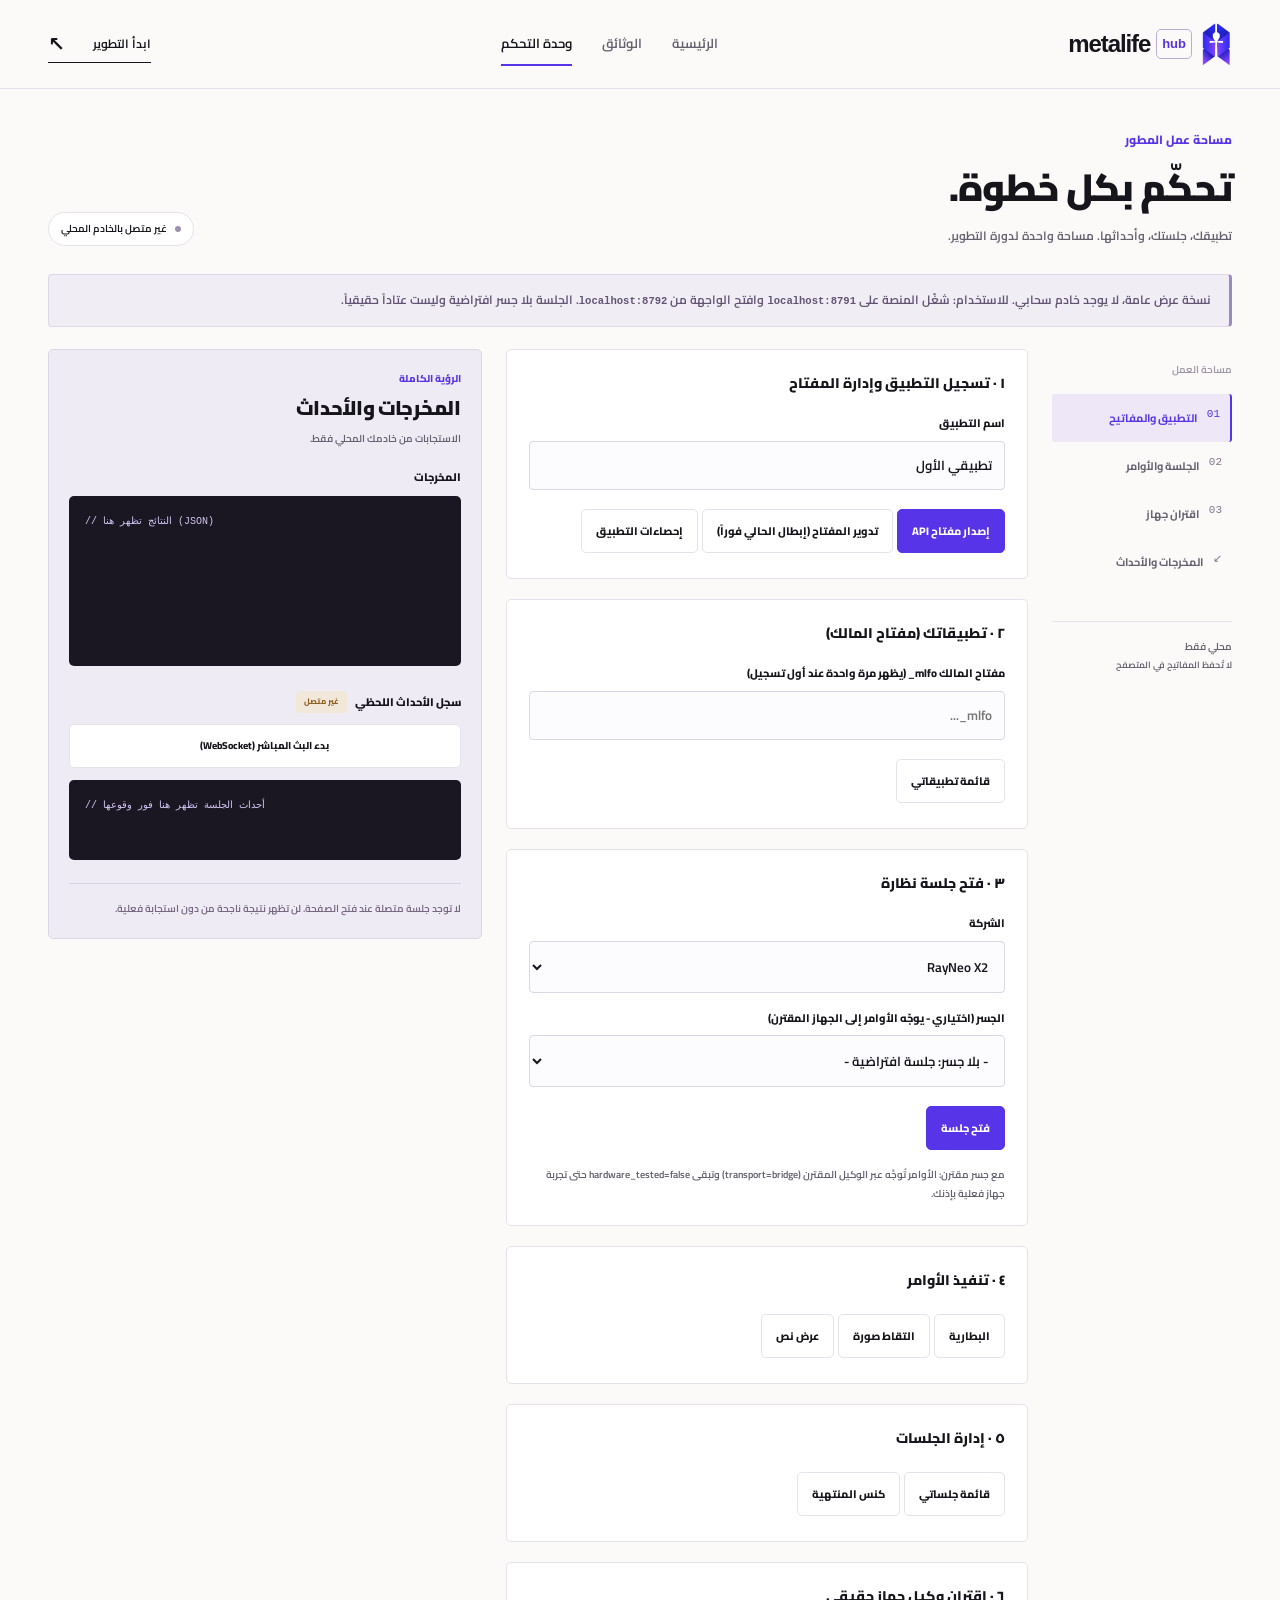
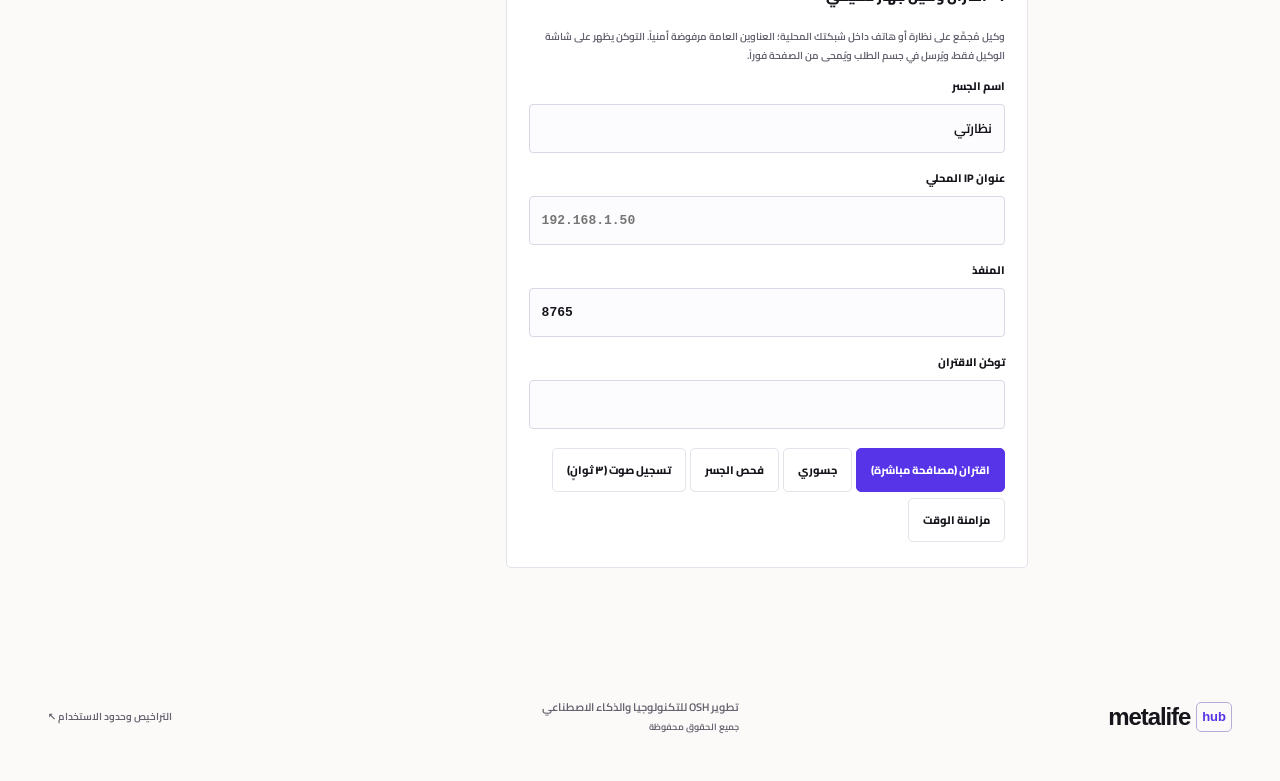
<file: console.html>
<!doctype html><html lang="ar" dir="rtl"><head><meta charset="utf-8">
<meta name="viewport" content="width=device-width,initial-scale=1">
<title>وحدة التحكم - Metalife HuB</title>
<link rel="icon" href="assets/favicon.svg"><link rel="stylesheet" href="styles.css"></head><body>
<header><div class="wrap hd"><a class="brand" href="index.html" aria-label="Metalife HuB - الرئيسية"><span class="brand-icon"><img src="assets/metalife-logo.png" alt=""></span><span class="brand-name" dir="ltr">metalife<span>hub</span></span></a><nav aria-label="التنقل الرئيسي"><a href="index.html">الرئيسية</a><a href="docs.html">الوثائق</a><a href="console.html" class="on" aria-current="page">وحدة التحكم</a></nav><a class="nav-cta" href="docs.html#start">ابدأ التطوير <span aria-hidden="true">↖</span></a></div></header>
<main class="console-shell wrap"><div class="console-heading"><div><div class="eyebrow">مساحة عمل المطور</div><h1>تحكّم بكل خطوة.</h1><p>تطبيقك، جلستك، وأحداثها. مساحة واحدة لدورة التطوير.</p></div><div class="connection-status"><span class="status-dot"></span> غير متصل بالخادم المحلي</div></div><div class="demo-bar on">نسخة عرض عامة، لا يوجد خادم سحابي. للاستخدام: شغّل المنصة على <code>localhost:8791</code> وافتح الواجهة من <code>localhost:8792</code>. الجلسة بلا جسر افتراضية وليست عتاداً حقيقياً.</div><div class="console-layout"><aside class="console-nav" aria-label="أقسام وحدة التحكم"><span>مساحة العمل</span><a href="#app-setup" class="on">01 <b>التطبيق والمفاتيح</b></a><a href="#session-setup">02 <b>الجلسة والأوامر</b></a><a href="#bridge-setup">03 <b>اقتران جهاز</b></a><a href="#result-panel">↙ <b>المخرجات والأحداث</b></a><div class="local-tag">محلي فقط<br><small>لا تُحفظ المفاتيح في المتصفح</small></div></aside><div class="console-forms"><div class="step" id="app-setup"><h3>١ · تسجيل التطبيق وإدارة المفتاح</h3>
<div class="field"><label for="appname">اسم التطبيق</label><input id="appname" value="تطبيقي الأول"></div>
<button class="btn" onclick="registerApp()">إصدار مفتاح API</button>
<button class="btn ghost" onclick="rotateKey()">تدوير المفتاح (إبطال الحالي فوراً)</button>
<button class="btn ghost" onclick="appStats()">إحصاءات التطبيق</button></div>
<div class="step"><h3>٢ · تطبيقاتك (مفتاح المالك)</h3>
<div class="field"><label for="ownerkey">مفتاح المالك mlfo_ (يظهر مرة واحدة عند أول تسجيل)</label><input id="ownerkey" type="password" autocomplete="off" placeholder="mlfo_..."></div>
<button class="btn ghost" onclick="listMyApps()">قائمة تطبيقاتي</button>
<div id="apps"></div></div>
<div class="step" id="session-setup"><h3>٣ · فتح جلسة نظارة</h3>
<div class="field"><label for="vendor">الشركة</label><select id="vendor">
<option value="moyoung" disabled>MoYoung - محوّل خاص</option><option value="solos">Solos AirGo V2</option>
<option value="halo">Brilliant Labs Halo</option><option value="rayneo" selected>RayNeo X2</option></select></div>
<div class="field"><label for="sessbridge">الجسر (اختياري - يوجّه الأوامر إلى الجهاز المقترن)</label><select id="sessbridge"><option value="">- بلا جسر: جلسة افتراضية -</option></select></div>
<button class="btn" onclick="openSession()">فتح جلسة</button>
<div class="hint">مع جسر مقترن: الأوامر تُوجَّه عبر الوكيل المقترن (transport=bridge) وتبقى hardware_tested=false حتى تجربة جهاز فعلية بإذنك.</div></div>
<div class="step"><h3>٤ · تنفيذ الأوامر</h3>
<button class="btn ghost" onclick="cmd('battery')">البطارية</button>
<button class="btn ghost" onclick="cmd('photo')">التقاط صورة</button>
<button class="btn ghost" onclick="cmdDisplay()">عرض نص</button></div>
<div class="step"><h3>٥ · إدارة الجلسات</h3>
<button class="btn ghost" onclick="listSessions()">قائمة جلساتي</button>
<button class="btn ghost" onclick="sweepSessions()">كنس المنتهية</button></div>
<div class="step" id="bridge-setup"><h3>٦ · اقتران وكيل جهاز حقيقي</h3>
<p class="lead" style="margin-bottom:10px">وكيل مُجمَّع على نظارة أو هاتف داخل شبكتك المحلية؛ العناوين العامة مرفوضة أمنياً. التوكن يظهر على شاشة الوكيل فقط، ويُرسل في جسم الطلب ويُمحى من الصفحة فوراً.</p>
<div class="field"><label for="brname">اسم الجسر</label><input id="brname" value="نظارتي"></div>
<div class="field"><label for="brhost">عنوان IP المحلي</label><input id="brhost" class="ltr" placeholder="192.168.1.50" dir="ltr"></div>
<div class="field"><label for="brport">المنفذ</label><input id="brport" class="ltr" value="8765" dir="ltr"></div>
<div class="field"><label for="brtoken">توكن الاقتران</label><input id="brtoken" type="password" class="ltr" dir="ltr" autocomplete="off"></div>
<button class="btn" onclick="pairBridge()">اقتران (مصافحة مباشرة)</button>
<button class="btn ghost" onclick="listBridges()">جسوري</button>
<button class="btn ghost" onclick="bridgePing()">فحص الجسر</button>
<button class="btn ghost" onclick="bridgeRecord()">تسجيل صوت (٣ ثوانٍ)</button>
<button class="btn ghost" onclick="bridgeSync()">مزامنة الوقت</button></div>
</div><aside class="console-results" id="result-panel"><div class="results-top"><span class="eyebrow">الرؤية الكاملة</span><h2>المخرجات والأحداث</h2><p>الاستجابات من خادمك المحلي فقط.</p></div><div class="step"><h3>المخرجات</h3><div class="out" id="out" role="status" aria-live="polite">// النتائج تظهر هنا (JSON)</div></div><div class="step"><h3>سجل الأحداث اللحظي <span id="wsstate" class="chip sim">غير متصل</span></h3>
<button class="btn ghost" onclick="streamEvents()">بدء البث المباشر (WebSocket)</button>
<div class="out" id="events" role="status" aria-live="polite" style="min-height:80px">// أحداث الجلسة تظهر هنا فور وقوعها</div></div>
<div class="results-note">لا توجد جلسة متصلة عند فتح الصفحة. لن تظهر نتيجة ناجحة من دون استجابة فعلية.</div></aside></div></main><footer><div class="wrap footer-inner"><a class="brand-name" href="index.html" dir="ltr">metalife<span>hub</span></a><p>تطوير OSH للتكنولوجيا والذكاء الاصطناعي<br><small>جميع الحقوق محفوظة</small></p><a href="docs.html#licence">التراخيص وحدود الاستخدام ↖</a></div></footer><script>
// keep serialized JSON strictly LTR; isolate Arabic string values so they
// render correctly (RTL internally) without reordering the JSON structure
function mlfBidi(json){
  return json.replace(/"([^"\\]*[\u0600-\u06FF][^"\\]*)"/g, "\u2066\"$1\"\u2069");
}

function connectionState(online){const el=document.querySelector(".connection-status");el.innerHTML="<span class=\"status-dot\"></span>"+(online?"متصل بالخادم المحلي":"الخادم المحلي غير متاح");el.classList.toggle("connected",online);}
const API = "http://localhost:8791"; let KEY = "", SID = "", WS = null;
const out = (x) => document.getElementById('out').textContent =
  mlfBidi(typeof x === 'string' ? x : JSON.stringify(x, null, 2));
const evlog = (x) => { const el = document.getElementById('events');
  el.textContent = mlfBidi(JSON.stringify(x)) + "\n" + el.textContent; };
async function call(path, method="POST", body=null){
  let r;
  try{
    r = await fetch(API+path, {method, headers:{"Content-Type":"application/json",
      ...(KEY?{"X-Metalife-Key":KEY}:{})}, body: body?JSON.stringify(body):null});
  }catch(e){ connectionState(false); throw {detail:"الخادم المحلي غير متاح. شغّله كما في الوثائق. التفاصيل: "+(e && e.message || String(e))}; }
  connectionState(true); const j = await r.json(); if(!r.ok) throw j; return j;
}
async function registerApp(){ try{
  const ok = document.getElementById('ownerkey').value;
  const body = {name: document.getElementById('appname').value};
  if (ok) body.owner_key = ok;
  const j = await call("/v1/apps","POST", body); KEY = j.api_key; out(j);
  if (j.owner_key) document.getElementById('ownerkey').value = j.owner_key;
 }catch(e){ out({خطأ:e.detail||e.message||String(e), ملاحظة:"شغّل المنصة أولاً واعرض الصفحة من localhost:8792"}); } }
async function rotateKey(){ try{ const j = await call("/v1/apps/rotate-key");
  KEY = j.api_key; out(j); }catch(e){ out(e); } }
async function appStats(){ try{ out(await call("/v1/apps/me","GET")); }catch(e){ out(e); } }
async function openSession(){ try{ const b = document.getElementById('sessbridge').value;
  const body = {vendor: document.getElementById('vendor').value};
  if (b) body.bridge_id = b;
  const j = await call("/v1/sessions","POST", body); SID = j.session_id; out(j);
 }catch(e){ out(e); } }
async function cmd(kind){ try{ out(await call(`/v1/sessions/${SID}/${kind}`)); }catch(e){ out(e); } }
async function cmdDisplay(){ try{ out(await call(`/v1/sessions/${SID}/display`,"POST",
  {text:"مرحباً من Metalife HuB"})); }catch(e){ out(e); } }
async function listSessions(){ try{ out(await call("/v1/sessions","GET")); }catch(e){ out(e); } }
async function sweepSessions(){ try{ out(await call("/v1/sessions/sweep")); }catch(e){ out(e); } }
let BID = "";
async function pairBridge(){
  const token = document.getElementById('brtoken').value;
  document.getElementById('brtoken').value = "";  // secret leaves the page immediately
  try{
    const j = await call("/v1/bridges","POST", {
      name: document.getElementById('brname').value,
      host: document.getElementById('brhost').value,
      port: parseInt(document.getElementById('brport').value),
      token: token});
    BID = j.bridge_id;
    out(j);
  }catch(e){ out(e); } }
async function listMyApps(){ try{
  const r = await fetch(API+"/v1/owner/apps", {headers:
    {"X-Metalife-Owner": document.getElementById('ownerkey').value}});
  const j = await r.json(); if(!r.ok) throw j; out(j);
  const box = document.getElementById('apps'); box.innerHTML = '';
  for (const a of (j.apps||[])) {
    const row = document.createElement('div');
    row.textContent = `${a.name} (${a.app_id}) ${a.revoked?'- مُبطل':''} `;
    if (!a.revoked) {
      const b = document.createElement('button');
      b.className = 'btn ghost'; b.textContent = 'إبطال';
      b.onclick = () => revokeApp(a.app_id);
      row.appendChild(b);
    }
    box.appendChild(row);
  }
}catch(e){ out({خطأ:e.detail||e.message||String(e)}); } }
async function revokeApp(appId){ try{
  const r = await fetch(API+`/v1/owner/apps/${appId}/revoke`, {method:"POST",
    headers:{"X-Metalife-Owner": document.getElementById('ownerkey').value}});
  const j = await r.json(); if(!r.ok) throw j; out(j); listMyApps();
}catch(e){ out({خطأ:e.detail||e.message||String(e)}); } }
async function listBridges(){ try{
  const j = await call("/v1/bridges","GET"); out(j);
  const sel = document.getElementById('sessbridge');
  sel.innerHTML = '<option value="">- بلا جسر: جلسة افتراضية -</option>';
  for (const b of (j.bridges||[])) {
    const o = document.createElement('option');
    o.value = b.bridge_id;
    o.textContent = `${b.name} (${b.host}:${b.port} · ${b.agent})`;
    sel.appendChild(o);
  }
}catch(e){ out(e); } }
async function bridgePing(){ try{ out(await call(`/v1/bridges/${BID}/call/ping`)); }catch(e){ out(e); } }
async function bridgeRecord(){ try{ out(await call(`/v1/bridges/${BID}/call/record_audio`,
  "POST", {duration_ms: 3000})); }catch(e){ out(e); } }
async function bridgeSync(){ try{ out(await call(`/v1/bridges/${BID}/call/sync_time`,
  "POST", {timestamp: Math.floor(Date.now()/1000)})); }catch(e){ out(e); } }
function streamEvents(){
  if (WS) { WS.close(); WS = null; }
  if (!SID || !KEY) { evlog({خطأ:"افتح جلسة أولاً"}); return; }
  WS = new WebSocket(`ws://localhost:8791/v1/sessions/${SID}/events/ws?key=${encodeURIComponent(KEY)}`);
  WS.onopen = () => document.getElementById('wsstate').textContent = "متصل";
  WS.onclose = () => document.getElementById('wsstate').textContent = "غير متصل";
  WS.onmessage = (m) => evlog(JSON.parse(m.data));
}
try{ if(!/^(localhost|127\.0\.0\.1)$/.test(location.hostname)) document.querySelectorAll('.demo-bar').forEach(e=>e.classList.add('on')); }catch(e){}
</script>
</body></html>
</file>
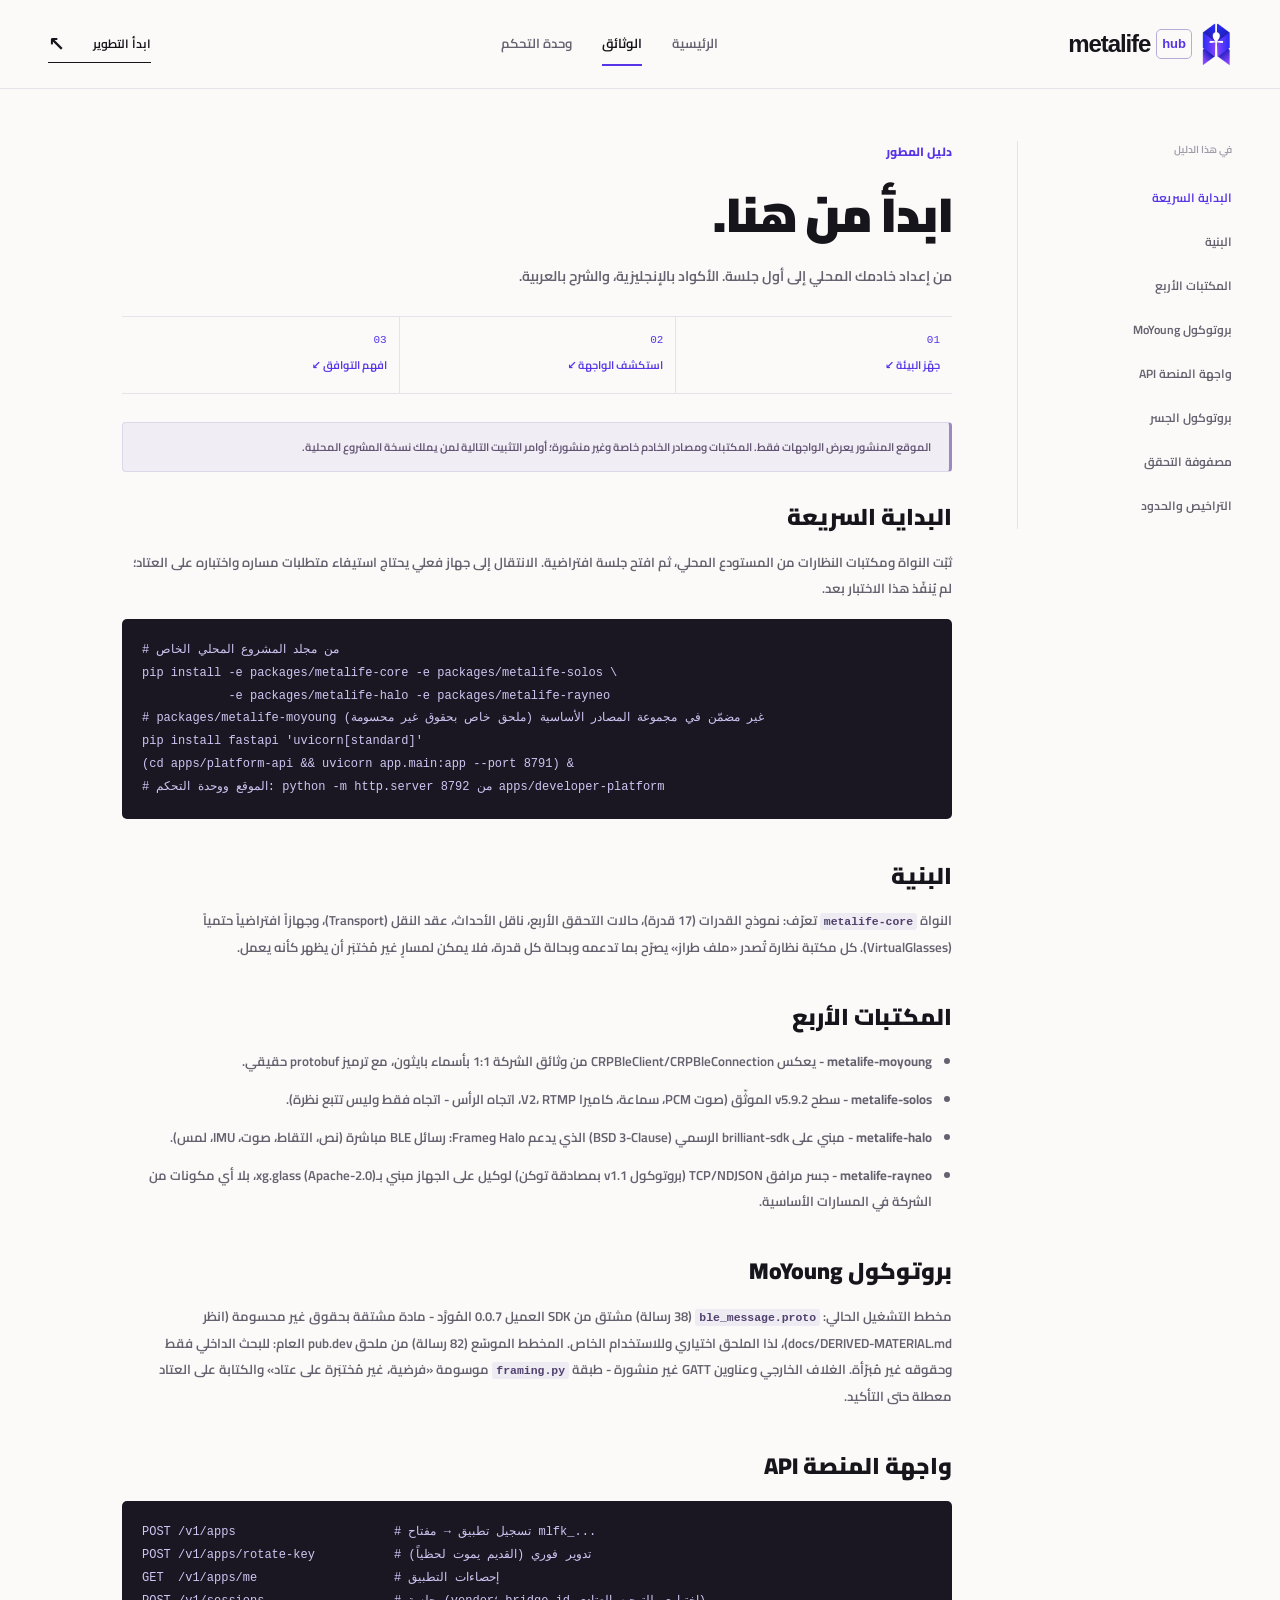
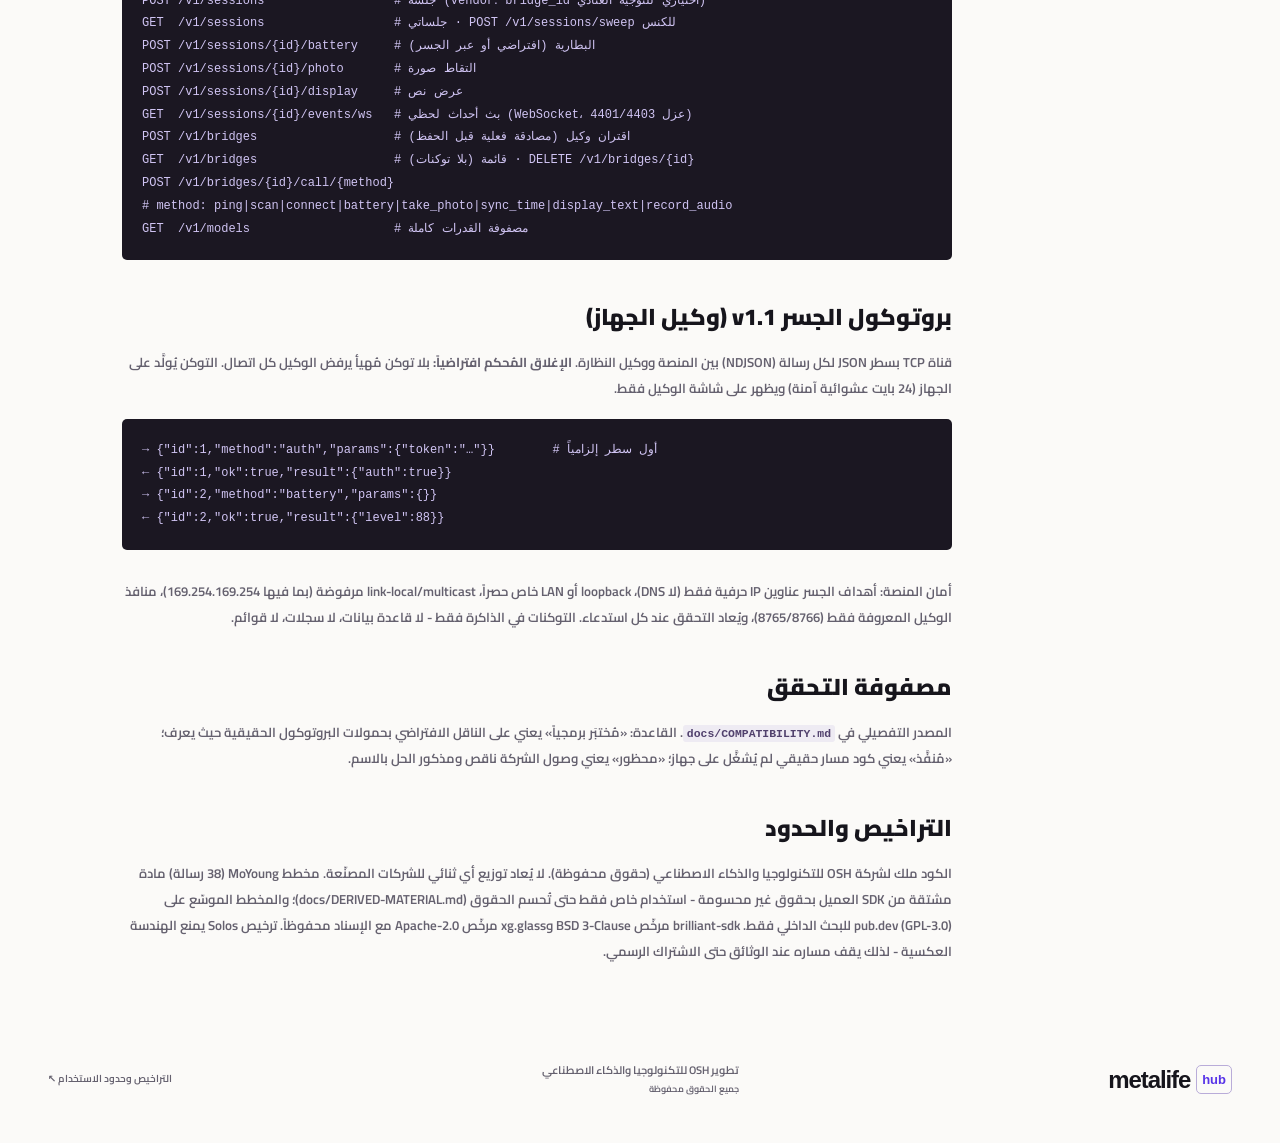
<file: docs.html>
<!doctype html><html lang="ar" dir="rtl"><head><meta charset="utf-8">
<meta name="viewport" content="width=device-width,initial-scale=1">
<title>الوثائق - Metalife HuB</title>
<link rel="icon" href="assets/favicon.svg"><link rel="stylesheet" href="styles.css"></head><body>
<header><div class="wrap hd"><a class="brand" href="index.html" aria-label="Metalife HuB - الرئيسية"><span class="brand-icon"><img src="assets/metalife-logo.png" alt=""></span><span class="brand-name" dir="ltr">metalife<span>hub</span></span></a><nav aria-label="التنقل الرئيسي"><a href="index.html">الرئيسية</a><a href="docs.html" class="on" aria-current="page">الوثائق</a><a href="console.html">وحدة التحكم</a></nav><a class="nav-cta" href="docs.html#start">ابدأ التطوير <span aria-hidden="true">↖</span></a></div></header>
<div class="wrap docs">
<aside class="side">
<a href="#start" class="on">البداية السريعة</a><a href="#arch">البنية</a><a href="#libs">المكتبات الأربع</a>
<a href="#moyoung">بروتوكول MoYoung</a><a href="#api">واجهة المنصة API</a><a href="#bridge">بروتوكول الجسر</a><a href="#compat">مصفوفة التحقق</a><a href="#licence">التراخيص والحدود</a>
</aside>
<main class="doc">
<div class="doc-heading"><div class="eyebrow">دليل المطور</div><h1>ابدأ من هنا.</h1><p class="lead">من إعداد خادمك المحلي إلى أول جلسة. الأكواد بالإنجليزية، والشرح بالعربية.</p></div><div class="doc-overview"><a href="#start"><b>01</b> جهّز البيئة ↙</a><a href="#api"><b>02</b> استكشف الواجهة ↙</a><a href="#compat"><b>03</b> افهم التوافق ↙</a></div><div class="notice">الموقع المنشور يعرض الواجهات فقط. المكتبات ومصادر الخادم خاصة وغير منشورة؛ أوامر التثبيت التالية لمن يملك نسخة المشروع المحلية.</div>

<h3 id="start">البداية السريعة</h3>
<p>ثبّت النواة ومكتبات النظارات من المستودع المحلي، ثم افتح جلسة افتراضية. الانتقال إلى جهاز فعلي يحتاج استيفاء متطلبات مساره واختباره على العتاد؛ لم يُنفّذ هذا الاختبار بعد.</p>
<pre># من مجلد المشروع المحلي الخاص
pip install -e packages/metalife-core -e packages/metalife-solos \
            -e packages/metalife-halo -e packages/metalife-rayneo
# packages/metalife-moyoung غير مضمّن في مجموعة المصادر الأساسية (ملحق خاص بحقوق غير محسومة)
pip install fastapi 'uvicorn[standard]'
(cd apps/platform-api && uvicorn app.main:app --port 8791) &
# الموقع ووحدة التحكم: python -m http.server 8792 من apps/developer-platform</pre>

<h3 id="arch">البنية</h3>
<p>النواة <code>metalife-core</code> تعرّف: نموذج القدرات (17 قدرة)، حالات التحقق الأربع، ناقل الأحداث، عقد النقل (Transport)، وجهازاً افتراضياً حتمياً (VirtualGlasses). كل مكتبة نظارة تُصدر «ملف طراز» يصرّح بما تدعمه وبحالة كل قدرة، فلا يمكن لمسارٍ غير مُختبَر أن يظهر كأنه يعمل.</p>

<h3 id="libs">المكتبات الأربع</h3>
<ul>
<li><b>metalife-moyoung</b> - يعكس CRPBleClient/CRPBleConnection من وثائق الشركة 1:1 بأسماء بايثون، مع ترميز protobuf حقيقي.</li>
<li><b>metalife-solos</b> - سطح v5.9.2 الموثّق (صوت PCM، سماعة، كاميرا V2، RTMP، اتجاه الرأس - اتجاه فقط وليس تتبع نظرة).</li>
<li><b>metalife-halo</b> - مبني على brilliant-sdk الرسمي (BSD 3-Clause) الذي يدعم Halo وFrame: رسائل BLE مباشرة (نص، التقاط، صوت، IMU، لمس).</li>
<li><b>metalife-rayneo</b> - جسر مرافق TCP/NDJSON (بروتوكول v1.1 بمصادقة توكن) لوكيل على الجهاز مبني بـxg.glass (Apache-2.0)، بلا أي مكونات من الشركة في المسارات الأساسية.</li>
</ul>

<h3 id="moyoung">بروتوكول MoYoung</h3>
<p>مخطط التشغيل الحالي: <code>ble_message.proto</code> (38 رسالة) مشتق من SDK العميل 0.0.7 المُورَّد - مادة مشتقة بحقوق غير محسومة (انظر docs/DERIVED-MATERIAL.md)، لذا الملحق اختياري وللاستخدام الخاص. المخطط الموسّع (82 رسالة) من ملحق pub.dev العام: للبحث الداخلي فقط وحقوقه غير مُبرّأة. الغلاف الخارجي وعناوين GATT غير منشورة - طبقة <code>framing.py</code> موسومة «فرضية، غير مُختبَرة على عتاد» والكتابة على العتاد معطلة حتى التأكيد.</p>

<h3 id="api">واجهة المنصة API</h3>
<pre>POST /v1/apps                      # تسجيل تطبيق → مفتاح mlfk_...
POST /v1/apps/rotate-key           # تدوير فوري (القديم يموت لحظياً)
GET  /v1/apps/me                   # إحصاءات التطبيق
POST /v1/sessions                  # جلسة (vendor؛ bridge_id اختياري للتوجيه العتادي)
GET  /v1/sessions                  # جلساتي · POST /v1/sessions/sweep للكنس
POST /v1/sessions/{id}/battery     # البطارية (افتراضي أو عبر الجسر)
POST /v1/sessions/{id}/photo       # التقاط صورة
POST /v1/sessions/{id}/display     # عرض نص
GET  /v1/sessions/{id}/events/ws   # بث أحداث لحظي (WebSocket، عزل 4401/4403)
POST /v1/bridges                   # اقتران وكيل (مصادقة فعلية قبل الحفظ)
GET  /v1/bridges                   # قائمة (بلا توكنات) · DELETE /v1/bridges/{id}
POST /v1/bridges/{id}/call/{method}
# method: ping|scan|connect|battery|take_photo|sync_time|display_text|record_audio
GET  /v1/models                    # مصفوفة القدرات كاملة</pre>

<h3 id="bridge">بروتوكول الجسر v1.1 (وكيل الجهاز)</h3>
<p>قناة TCP بسطر JSON لكل رسالة (NDJSON) بين المنصة ووكيل النظارة. <b>الإغلاق المُحكم افتراضياً:</b> بلا توكن مُهيأ يرفض الوكيل كل اتصال. التوكن يُولَّد على الجهاز (24 بايت عشوائية آمنة) ويظهر على شاشة الوكيل فقط.</p>
<pre>→ {"id":1,"method":"auth","params":{"token":"…"}}        # أول سطر إلزامياً
← {"id":1,"ok":true,"result":{"auth":true}}
→ {"id":2,"method":"battery","params":{}}
← {"id":2,"ok":true,"result":{"level":88}}</pre>
<p>أمان المنصة: أهداف الجسر عناوين IP حرفية فقط (لا DNS)، loopback أو LAN خاص حصراً، link-local/multicast مرفوضة (بما فيها 169.254.169.254)، منافذ الوكيل المعروفة فقط (8765/8766)، ويُعاد التحقق عند كل استدعاء. التوكنات في الذاكرة فقط - لا قاعدة بيانات، لا سجلات، لا قوائم.</p>

<h3 id="compat">مصفوفة التحقق</h3>
<p>المصدر التفصيلي في <code>docs/COMPATIBILITY.md</code>. القاعدة: «مُختبَر برمجياً» يعني على الناقل الافتراضي بحمولات البروتوكول الحقيقية حيث يعرف؛ «مُنفَّذ» يعني كود مسار حقيقي لم يُشغَّل على جهاز؛ «محظور» يعني وصول الشركة ناقص ومذكور الحل بالاسم.</p>

<h3 id="licence">التراخيص والحدود</h3>
<p>الكود ملك لشركة OSH للتكنولوجيا والذكاء الاصطناعي (حقوق محفوظة). لا يُعاد توزيع أي ثنائي للشركات المصنّعة. مخطط MoYoung (38 رسالة) مادة مشتقة من SDK العميل بحقوق غير محسومة - استخدام خاص فقط حتى تُحسم الحقوق (docs/DERIVED-MATERIAL.md)؛ والمخطط الموسّع على pub.dev (GPL-3.0) للبحث الداخلي فقط. brilliant-sdk مرخّص BSD 3-Clause وxg.glass مرخّص Apache-2.0 مع الإسناد محفوظاً. ترخيص Solos يمنع الهندسة العكسية - لذلك يقف مساره عند الوثائق حتى الاشتراك الرسمي.</p>
</main></div>
<footer><div class="wrap footer-inner"><a class="brand-name" href="index.html" dir="ltr">metalife<span>hub</span></a><p>تطوير OSH للتكنولوجيا والذكاء الاصطناعي<br><small>جميع الحقوق محفوظة</small></p><a href="docs.html#licence">التراخيص وحدود الاستخدام ↖</a></div></footer>
</body></html>
</file>
<file: styles.css>
@font-face{font-family:Cairo;src:url(assets/cairo.ttf);font-weight:200 1000;font-display:swap}
:root{--ink:#16151c;--ink2:#65616f;--brand:#5834e8;--brand2:#4527c4;--brand-ink:#4527c4;--line:#e5e2eb;--bg:#fbfaf8;--card:#fff;--ok:#22715c;--amber:#8e6123;--blocked:#a0363c;--mono:Consolas,'Liberation Mono',monospace}
*{box-sizing:border-box;margin:0;padding:0}html{scroll-behavior:smooth;scroll-padding-top:110px}body{font-family:Cairo,system-ui,sans-serif;font-weight:650;background:var(--bg);color:var(--ink);direction:rtl;line-height:1.8}a{color:inherit;text-decoration:none}button,input,select{font:inherit}button,a,input,select{touch-action:manipulation}a,button{ -webkit-tap-highlight-color:transparent}button{cursor:pointer}a:hover{color:var(--brand)}a:focus-visible,button:focus-visible,input:focus-visible,select:focus-visible,summary:focus-visible{outline:3px solid #9074f5;outline-offset:4px}p{color:var(--ink2)}code,pre,.ltr{direction:ltr;text-align:left;font-family:var(--mono);unicode-bidi:isolate}code{font-size:.88em;overflow-wrap:anywhere}img{max-width:100%}.wrap{width:min(1320px,100%);margin:auto;padding-inline:48px}header{position:sticky;top:0;z-index:20;background:#fbfaf8f2;backdrop-filter:blur(16px);border-bottom:1px solid var(--line)}.hd{height:88px;display:flex;align-items:center;gap:48px}.brand{display:flex;align-items:center;gap:10px}.brand-icon{height:43px;width:30px;position:relative;overflow:hidden;display:block}.brand-icon img{height:43px;width:auto;max-width:none;position:absolute;left:0;top:0}.brand-name{font-family:Arial,sans-serif;font-size:24px;font-weight:800;letter-spacing:-1.1px;display:inline-flex;align-items:center;gap:6px}.brand-name>span{font-size:13px;font-weight:700;border:1px solid #b9acd9;border-radius:5px;padding:2px 5px;color:var(--brand);letter-spacing:0}.hd nav{display:flex;gap:30px;font-size:13px;align-items:center;margin-inline:auto}.hd nav a{display:inline-flex;align-items:center;min-height:44px;color:var(--ink2);position:relative}.hd nav a.on{color:var(--ink)}.hd nav a.on:after{content:'';position:absolute;bottom:0;right:0;left:0;height:2px;background:var(--brand)}.nav-cta{font-size:12px;display:flex;gap:28px;align-items:center;border-bottom:1px solid var(--ink);min-height:38px}.nav-cta span{font-size:20px}.eyebrow{font-size:12px;font-weight:800;display:flex;gap:10px;align-items:center;color:var(--brand);margin-bottom:18px}.tiny-mark{height:8px;width:8px;background:var(--brand);transform:rotate(45deg)}.hero{padding-top:68px;position:relative;overflow:hidden}.hero:before{content:'';position:absolute;width:420px;height:420px;border:1px solid #eae5f0;transform:rotate(35deg);left:-300px;top:40px;z-index:-1}.hero-grid{display:grid;grid-template-columns:1fr 1.04fr;gap:58px;align-items:center}.hero h1{font-size:clamp(40px,4.65vw,64px);line-height:1.38;font-weight:950;letter-spacing:-2px}.accent-word{color:var(--brand);position:relative}.accent-word:after{content:'';position:absolute;bottom:4px;right:0;left:0;height:6px;background:#cbbdff;transform:skewY(-3deg);z-index:-1}.sub{font-size:16px;max-width:480px;line-height:1.95;margin-top:22px}.cta{display:flex;align-items:center;gap:26px;margin-top:28px}.btn{border:1px solid var(--brand);background:var(--brand);color:#fff;font-size:13px;font-weight:800;padding:13px 22px;border-radius:5px;display:inline-flex;align-items:center;justify-content:center;gap:30px;min-height:48px;line-height:1.65;transition:background .2s,transform .2s}.btn:hover{color:white;background:var(--brand2)}.btn:active{transform:translateY(1px)}.btn.ghost{background:white;border:1px solid var(--line);color:var(--ink)}.btn.ghost:hover{background:#f3effe;border-color:#c7b7ee}.btn:disabled{opacity:.45;cursor:not-allowed}.text-link{font-size:12px;font-weight:800;display:inline-flex;gap:20px;align-items:center;min-height:44px}.hero-note{font-size:10px;margin-top:22px;display:flex;align-items:center;gap:7px}.status-dot{width:6px;height:6px;background:#9c91ac;border-radius:50%;display:inline-block;flex-shrink:0}.film{position:relative;padding-block:20px}.film:before{content:'';position:absolute;inset:0 24px 0 -14px;border:1px solid #d4c8ed;transform:rotate(-5deg);border-radius:7px;z-index:-1}.film-frame{position:relative;background:#17131f;border-radius:7px;overflow:hidden;aspect-ratio:16/10;box-shadow:0 25px 50px #2b16481a}.film video{width:100%;height:100%;display:block;object-fit:contain}.film video:not([controls]){object-fit:cover}.video-play{position:absolute;bottom:22px;right:22px;border:1px solid #ffffff8f;background:#ffffff1f;backdrop-filter:blur(10px);color:#fff;width:57px;height:57px;border-radius:50%;display:grid;place-items:center;transition:background .2s}.video-play:hover{background:var(--brand)}.video-play span{font:18px Arial;margin-left:3px}.video-play[hidden]{display:none}.hero-bottom{margin-top:65px;padding-block:24px;display:flex;gap:24px;align-items:center;border-top:1px solid var(--line);border-bottom:1px solid var(--line)}.hero-bottom>span{font-size:10px;max-width:180px;color:var(--ink2)}.vendor-line{display:flex;gap:28px;flex:1;justify-content:center;font:700 16px Arial;color:#79747f;align-items:center}.hero-bottom>a{font-size:10px;white-space:nowrap}.product-section{padding-block:88px}.section-top{display:flex;align-items:flex-end;justify-content:space-between;gap:32px;margin-bottom:42px}h2{font-size:36px;line-height:1.45;font-weight:900;letter-spacing:-.8px}.section-top .eyebrow{margin-bottom:10px}.section-intro{font-size:13px;line-height:1.95}.workflow-grid{display:grid;grid-template-columns:.78fr 1.2fr;gap:70px;align-items:center}.workflow-copy article{display:flex;gap:20px;padding:24px 0;border-bottom:1px solid var(--line)}.workflow-copy article:first-child{padding-top:0}.workflow-copy h3{font-size:17px;line-height:1.5;margin-bottom:6px}.workflow-copy p{font-size:12px;line-height:1.9}.workflow-copy>.text-link{margin-top:18px}.step-number{font:12px var(--mono);color:var(--brand);padding-top:4px}.workspace-visual{border:1px solid #d9d3e5;background:#efecf5;border-radius:7px;box-shadow:0 16px 50px #39234d08;overflow:hidden}.workspace-title{padding:18px 22px;background:white;border-bottom:1px solid var(--line);display:flex;justify-content:space-between;align-items:center;gap:10px;font-size:12px}.small-pill{font-size:9px;background:#f4f1f8;border-radius:4px;padding:3px 8px;color:#6c627c}.schematic{min-height:325px;display:flex;flex-direction:column;align-items:center;justify-content:center;padding:28px;position:relative;background-image:radial-gradient(#c2b7d1 .8px,transparent .8px);background-size:16px 16px}.schema-app{display:grid;grid-template-columns:35px auto;grid-template-rows:24px 20px;align-items:center;padding:14px 26px;background:white;border:1px solid #ded8e7;box-shadow:0 6px 12px #39234d08;border-radius:6px;width:220px}.schema-app small{grid-column:2;color:var(--ink2);font-size:10px}.schema-app strong{font-size:13px}.schema-icon{grid-row:1/3;color:var(--brand);font:25px Arial}.connector{height:25px;width:1px;background:#8d76ca}.schema-core{width:270px;background:var(--brand);color:white;display:flex;flex-direction:column;align-items:center;padding:17px;border-radius:5px;box-shadow:0 10px 25px #5834e825}.schema-core>span{font:700 18px var(--mono)}.schema-core small{font-size:10px;color:#e3d9ff;margin-top:4px}.schema-lines{height:24px;border-inline:1px solid #9a8bbd;width:75%;border-top:1px solid #9a8bbd;margin-top:24px;position:relative}.schema-lines:before{content:'';height:24px;position:absolute;top:-25px;right:50%;width:1px;background:#9a8bbd}.schema-devices{display:flex;gap:6px;justify-content:space-between;direction:ltr;width:100%}.schema-devices>span{padding:9px 5px;border:1px solid #d9d1e6;flex:1;text-align:center;border-radius:4px;font:700 10px Arial;background:white}.workspace-foot{display:flex;justify-content:space-between;gap:16px;padding:12px 22px;border-top:1px solid #d9d3e5;font-size:9px;color:var(--ink2)}.paths-section{background:#f0ede8;padding-block:78px}.device-grid{display:grid;grid-template-columns:repeat(4,minmax(0,1fr));border:1px solid #d9d3cd;border-radius:6px;overflow:hidden}.device-card{padding:25px;background:#fbfaf8;display:flex;flex-direction:column;border-inline-end:1px solid #d9d3cd}.device-card:last-child{border:0}.device-no{font:10px var(--mono);display:flex;justify-content:space-between;color:var(--ink2);margin-bottom:30px}.device-no>span{font:18px Arial;color:var(--brand)}.device-card h3{font:700 23px Arial;letter-spacing:-.6px;text-align:right}.device-sub{font-size:11px;margin-top:8px;color:var(--brand)}.device-card p{font-size:11px;line-height:1.95;margin-top:20px;margin-bottom:22px;flex:1}.chip{display:inline-block;font-size:10px;line-height:1.8;font-weight:800;border-radius:4px;padding:4px 8px;margin:2px 0;width:fit-content;max-width:100%}.chip.ok{background:#e3f0e9;color:var(--ok)}.chip.impl{background:#eee9fa;color:var(--brand2)}.chip.sim{background:#f1e8d9;color:var(--amber)}.chip.block{background:#f5e3e3;color:var(--blocked)}.chip.dev{background:#ece8e1;color:#655846}.section-note{font-size:11px;margin-top:20px}.section-note a{color:var(--brand);margin-inline-start:12px}.playground-section{padding-block:86px}.demo-bar,.notice{background:#f0edf5;color:#635473;border:1px solid #ded6e9;border-inline-start:3px solid #9d89c1;border-radius:4px;padding:14px 18px;font-size:12px;line-height:1.9;margin-bottom:22px}.demo-bar a,.notice a{color:var(--brand);text-decoration:underline}.card{background:white;border:1px solid var(--line);border-radius:6px;padding:26px;min-width:0}.card h3{font-size:13px;margin-bottom:10px}.card .out+h3{margin-top:22px!important}.field{margin:12px 0 18px;min-width:0}.field label{display:block;font-size:12px;font-weight:800;margin-bottom:7px}.field input,.field select,input,select{width:100%;padding:12px;border:1px solid #dcd6e5;border-radius:4px;background:#fcfbfd;color:var(--ink);font-size:13px;min-height:46px;max-width:100%}select{overflow:hidden;text-overflow:ellipsis}input:focus,select:focus{border-color:var(--brand)}.out,pre{background:#1b1722;color:#d0c4f3;border-radius:5px;padding:20px;font:12px/1.9 var(--mono);direction:ltr;text-align:left;white-space:pre-wrap;unicode-bidi:isolate;overflow-wrap:anywhere;max-width:100%;min-width:0}.out{min-height:125px}pre{overflow-x:auto;margin:18px 0 28px;white-space:pre}.closing-cta{padding-block:64px;background:#e7dff9;border-block:1px solid #dcd2ef}.closing-cta>.wrap{display:flex;justify-content:space-between;align-items:center;gap:28px}.closing-cta p{font-size:13px;margin-top:12px}.closing-cta .eyebrow{margin-bottom:10px}footer{padding-block:42px;background:#fbfaf8}.footer-inner{display:flex;justify-content:space-between;align-items:center;gap:22px}.footer-inner p{font-size:11px;line-height:1.7}.footer-inner small{font-size:9px}.footer-inner>a:last-child{font-size:10px;color:var(--ink2)}
/* Documentation: a readable technical publication, not a wall of cards. */
.docs{display:grid;grid-template-columns:215px minmax(0,1fr);gap:65px;padding-block:52px}.side{position:sticky;top:122px;align-self:start;border-inline-end:1px solid var(--line);padding-inline-end:24px}.side:before{content:'في هذا الدليل';font-size:10px;color:#a29aa9;display:block;margin-bottom:18px}.side a{display:block;font-size:12px;color:var(--ink2);padding:10px 0;min-height:44px}.side a:hover,.side a.on{color:var(--brand)}.doc{max-width:830px;min-width:0}.doc-heading h1{font-size:48px;line-height:1.4;font-weight:950;letter-spacing:-1.5px}.doc-heading .lead{font-size:14px;margin:14px 0 26px}.doc-overview{display:grid;grid-template-columns:repeat(3,1fr);border-block:1px solid var(--line);margin-bottom:28px}.doc-overview a{padding:17px 12px;display:flex;flex-direction:column;font-size:11px;border-inline-end:1px solid var(--line)}.doc-overview a:last-child{border:0}.doc-overview b{font:11px var(--mono);color:var(--brand);margin-bottom:10px}.doc h3{font-size:23px;margin:40px 0 14px;font-weight:900;line-height:1.5;scroll-margin-top:120px}.doc p,.doc li{font-size:13px;line-height:2;color:var(--ink2);overflow-wrap:anywhere}.doc li{margin:12px 0}.doc ul{padding-inline-start:20px}.doc code{background:#eeebf3;color:#51416d;padding:2px 4px;border-radius:3px}.doc pre code{background:none}.doc .notice{font-size:11px}.doc #start{margin-top:28px}.doc a{color:var(--brand)}
/* Console: the controls and the actual output are separate, equal citizens. */
.console-shell{padding-block:40px 65px}.console-heading{display:flex;justify-content:space-between;align-items:flex-end;gap:24px;margin-bottom:28px}.console-heading .eyebrow{margin-bottom:8px}.console-heading h1{font-size:38px;line-height:1.5;font-weight:900;letter-spacing:-1px}.console-heading p{font-size:12px;margin-top:9px}.connection-status{font-size:10px;display:flex;gap:8px;align-items:center;background:white;border:1px solid var(--line);border-radius:20px;padding:7px 12px}.console-layout{display:grid;grid-template-columns:180px minmax(0,1fr) minmax(0,.83fr);gap:24px;align-items:start}.console-nav{position:sticky;top:115px;padding-top:12px}.console-nav>span{font-size:10px;color:#a098aa;display:block;margin-bottom:15px}.console-nav>a{font:11px var(--mono);color:#82758f;display:flex;gap:10px;padding:14px 10px;min-height:48px}.console-nav>a>b{font:700 11px Cairo;color:var(--ink2)}.console-nav>a.on{background:#ede7f8;border-inline-start:2px solid var(--brand);border-radius:3px;color:var(--brand)}.console-nav>a.on>b{color:var(--brand)}.local-tag{margin-top:35px;border-top:1px solid var(--line);padding-top:16px;font-size:10px;color:var(--ink2)}.local-tag small{font-size:9px}.console-forms{min-width:0}.step{border:1px solid var(--line);border-radius:5px;background:white;padding:22px;margin-bottom:20px;min-width:0}.step h3{font-size:14px;font-weight:850;margin-bottom:18px;line-height:1.7}.step .btn{padding:10px 14px;gap:10px;font-size:11px;margin:3px 0;min-height:44px}.step .field{margin:12px 0 16px}.step label{font-size:11px}.hint,.step .lead{font-size:10px!important;line-height:1.9;color:var(--ink2);margin-top:12px}.console-results{position:sticky;top:115px;border:1px solid #dcd5e8;border-radius:5px;background:#efebf4;padding:20px;min-width:0}.results-top h2{font-size:20px;letter-spacing:-.3px}.results-top>.eyebrow{font-size:10px;margin-bottom:5px}.results-top p{font-size:10px;margin:8px 0 20px}.console-results .step{padding:0;background:none;border:0;margin-bottom:23px}.console-results .step h3{font-size:11px;margin-bottom:9px;display:flex;align-items:center;gap:8px}.console-results .out{font-size:10px;min-height:170px;padding:16px}.console-results .step .btn{font-size:10px;width:100%;margin:0 0 12px}.results-note{font-size:10px;color:#776781;border-top:1px solid #d9d1e3;padding-top:16px}.console-results .chip{font-size:8px}.console-forms .step:target{border-color:var(--brand)}
@media(min-width:1600px){.wrap{width:min(1450px,100%);padding-inline:60px}.hero{padding-top:90px}.hero-grid{gap:85px}.hero h1{font-size:76px}.sub{font-size:18px}.hero-bottom{margin-top:85px}.film-frame{aspect-ratio:16/10}.hero .eyebrow{font-size:13px}}
@media(max-width:1080px){.wrap{padding-inline:30px}.hd{gap:25px}.hero-grid{gap:28px}.hero h1{font-size:47px}.sub{font-size:14px}.cta{gap:18px}.btn{gap:18px;padding-inline:17px}.hero-bottom{gap:15px}.vendor-line{gap:18px;font-size:14px}.hero-bottom>a{font-size:9px}.workflow-grid{gap:35px}.device-card{padding:20px}.device-card h3{font-size:20px}.console-layout{grid-template-columns:145px minmax(0,1fr) minmax(0,.8fr);gap:16px}.console-results,.step{padding:16px}.docs{gap:38px;grid-template-columns:190px minmax(0,1fr)}}
@media(max-width:860px){.hd{height:76px;gap:20px}.hd nav{gap:22px;font-size:12px}.nav-cta{display:none}.hero{padding-top:44px}.hero-grid{grid-template-columns:1fr;gap:26px}.hero h1{font-size:54px}.hero-copy{max-width:560px}.sub{font-size:15px}.film{padding:15px 0;margin:0 6px}.film-frame{aspect-ratio:16/9}.hero-bottom{margin-top:42px;flex-wrap:wrap;justify-content:space-between;padding-block:23px}.hero-bottom>span{max-width:none}.vendor-line{order:3;flex-basis:100%;justify-content:space-between;margin-top:8px;font-size:16px}.hero-bottom>a{font-size:10px}.workflow-grid{grid-template-columns:1fr;gap:28px}.workflow-copy{display:grid;grid-template-columns:repeat(3,1fr);gap:18px}.workflow-copy article{padding:0 0 20px;display:block}.step-number{display:block;margin-bottom:12px}.workflow-copy h3{font-size:15px}.workflow-copy p{font-size:11px}.workflow-copy>.text-link{grid-column:1/-1;margin:0}.device-grid{grid-template-columns:repeat(2,minmax(0,1fr))}.device-card:nth-child(2){border-inline-end:0}.device-card:nth-child(-n+2){border-bottom:1px solid #d9d3cd}.device-card p{font-size:12px}.console-layout{grid-template-columns:145px minmax(0,1fr);gap:20px}.console-results{grid-column:2;position:static;grid-row:2}.console-nav{grid-row:1/3}.console-heading h1{font-size:32px}.console-heading{flex-wrap:wrap}.docs{grid-template-columns:1fr;padding-block:30px}.side{position:static;border-inline-end:0;border-bottom:1px solid var(--line);display:flex;gap:3px 20px;flex-wrap:wrap;padding:0 0 15px}.side:before{display:none}.side a{padding:7px 0;font-size:11px}.doc{max-width:none}.product-section,.playground-section{padding-block:64px}.paths-section{padding-block:60px}.section-top h2,h2{font-size:32px}.section-top{margin-bottom:30px}.section-intro{font-size:12px}.closing-cta h2{font-size:29px}}
@media(max-width:600px){.wrap{padding-inline:22px}.hd{height:72px;gap:16px}.brand{gap:6px}.brand-icon{width:23px;height:34px}.brand-icon img{height:34px}.brand-name{font-size:21px;gap:4px}.brand-name>span{font-size:10px;padding:2px 4px}.hd nav{gap:14px;font-size:10px;margin-inline-start:auto;margin-inline-end:0}.hd nav a{min-height:40px}.hero{padding-top:34px}.eyebrow{font-size:10px;margin-bottom:16px;gap:8px}.tiny-mark{width:6px;height:6px}.hero h1{font-size:48px;letter-spacing:-1.8px;line-height:1.4}.sub{font-size:13px;line-height:1.95;margin-top:18px}.cta{gap:20px;margin-top:24px;flex-wrap:wrap}.btn{font-size:12px;padding:12px 17px;gap:22px}.text-link{font-size:11px;gap:10px}.hero-note{font-size:9px;margin-top:18px}.hero-grid{gap:22px}.film{margin:0 3px;padding-block:10px}.film:before{inset:0 14px 0 -7px;border-radius:5px;transform:rotate(-3deg)}.film-frame{border-radius:5px}.video-play{width:46px;height:46px;bottom:14px;right:14px}.video-play span{font-size:15px}.hero-bottom{margin-top:30px;padding-block:19px;gap:10px}.hero-bottom>span{font-size:9px;max-width:190px}.hero-bottom>a{font-size:9px}.vendor-line{gap:12px;font-size:12px;margin-top:12px}.product-section,.playground-section{padding-block:50px}.section-top{display:block;margin-bottom:26px}.section-top h2,h2{font-size:29px;letter-spacing:-.7px}.section-intro{font-size:12px;margin-top:18px}.section-intro br{display:none}.workflow-copy{grid-template-columns:1fr;gap:0}.workflow-copy article{display:flex;gap:20px;padding:18px 0}.workflow-copy article:first-child{padding-top:0}.step-number{padding-top:3px;min-width:22px}.workflow-copy h3{font-size:16px}.workflow-copy p{font-size:12px}.workflow-copy>.text-link{margin-top:10px}.workspace-title{padding:14px;font-size:11px}.small-pill{font-size:8px;padding:3px 6px}.schematic{padding:26px 16px;min-height:300px}.schema-core{max-width:90%}.schema-devices>span{font-size:9px;padding:8px 3px}.workspace-foot{font-size:8px;padding:11px 14px}.paths-section{padding-block:48px}.device-grid{grid-template-columns:1fr}.device-card{padding:23px;border-inline-end:0;border-bottom:1px solid #d9d3cd!important}.device-card:last-child{border-bottom:0!important}.device-no{margin-bottom:18px}.device-card h3{font-size:24px}.device-card p{margin-block:14px 18px}.device-sub{font-size:12px}.chip{font-size:10px}.section-note{font-size:10px;line-height:1.9}.section-note a{display:inline;margin-inline-start:3px}.demo-bar,.notice{font-size:11px;padding:13px 14px}.card{padding:18px}.field label{font-size:11px}.card .btn{font-size:11px;padding:10px 12px;min-height:44px}.out,pre{font-size:10px;padding:15px}.closing-cta{padding-block:40px}.closing-cta>.wrap{display:block}.closing-cta h2{font-size:27px}.closing-cta p{font-size:12px}.closing-cta .btn{margin-top:25px}.footer-inner{flex-wrap:wrap;gap:20px}.footer-inner p{font-size:10px}.footer-inner>a:last-child{width:100%;border-top:1px solid var(--line);padding-top:18px}footer{padding-block:30px}.docs{padding-top:22px;gap:24px}.side{gap:0 19px;padding-bottom:12px}.side a{font-size:10px;min-height:38px}.doc-heading h1{font-size:39px}.doc-heading .lead{font-size:13px;margin-bottom:22px}.doc-overview a{padding:13px 6px;font-size:10px}.doc-overview b{font-size:10px}.doc h3{font-size:21px;margin-top:32px}.doc p,.doc li{font-size:12px;line-height:2}.doc pre{font-size:10px;padding:16px}.doc .notice{font-size:10px}.console-shell{padding-block:28px 40px}.console-heading{gap:18px;margin-bottom:22px}.console-heading h1{font-size:30px}.console-heading p{font-size:12px}.console-heading .eyebrow{font-size:10px}.connection-status{font-size:9px;padding:6px 10px}.console-layout{grid-template-columns:1fr;gap:0}.console-nav{grid-row:auto;position:static;display:flex;gap:6px;flex-wrap:wrap;padding:0;margin-bottom:20px}.console-nav>span,.local-tag{display:none}.console-nav>a{padding:8px 10px;min-height:38px;font-size:10px;background:#f1edf6;border-radius:3px}.console-nav>a>b{font-size:10px}.console-nav>a.on{border:0}.console-results{grid-column:auto;grid-row:3;position:static;padding:18px}.step{padding:19px;margin-bottom:16px}.step h3{font-size:14px;margin-bottom:16px}.step .btn{font-size:11px;padding:10px 13px}.step label{font-size:11px}.console-forms input,.console-forms select{font-size:13px}.console-results .out{font-size:10px;min-height:140px}.results-note{font-size:10px}.hint,.step .lead{font-size:11px!important}}
@media(max-width:360px){.wrap{padding-inline:18px}.hd{gap:10px}.hd nav{gap:10px;font-size:9px}.brand-name{font-size:19px}.brand-name>span{font-size:9px}.brand-icon{width:20px;height:31px}.brand-icon img{height:31px}.hero h1{font-size:42px}.cta{gap:12px}.text-link{font-size:10px}.hero-bottom>span{max-width:156px}.hero-bottom>a{font-size:8px}.vendor-line{font-size:11px;gap:9px}.small-pill{font-size:7px}.workspace-title{font-size:10px;padding:12px}.schema-app{width:190px}.schema-core>span{font-size:16px}.schema-devices>span{font-size:8px}.console-nav>a{padding-inline:8px;gap:6px}}
@media(prefers-reduced-motion:reduce){html{scroll-behavior:auto}*{transition:none!important}}

.connection-status.connected .status-dot{background:#2b8c6b}.connection-status.connected{color:#22715c;border-color:#bdd8cd}video::-internal-media-controls-overlay-cast-button{display:none} @media(max-width:860px){.side a{min-height:44px}.hd nav a{min-height:44px}.console-nav>a{min-height:44px}}

.video-play{bottom:auto;top:50%;right:50%;transform:translate(50%,-50%);width:66px;height:66px;background:#1710227a;box-shadow:0 4px 28px #0004}.video-play:active{transform:translate(50%,-50%) scale(.96)}@media(max-width:600px){.video-play{width:52px;height:52px}}
</file>
